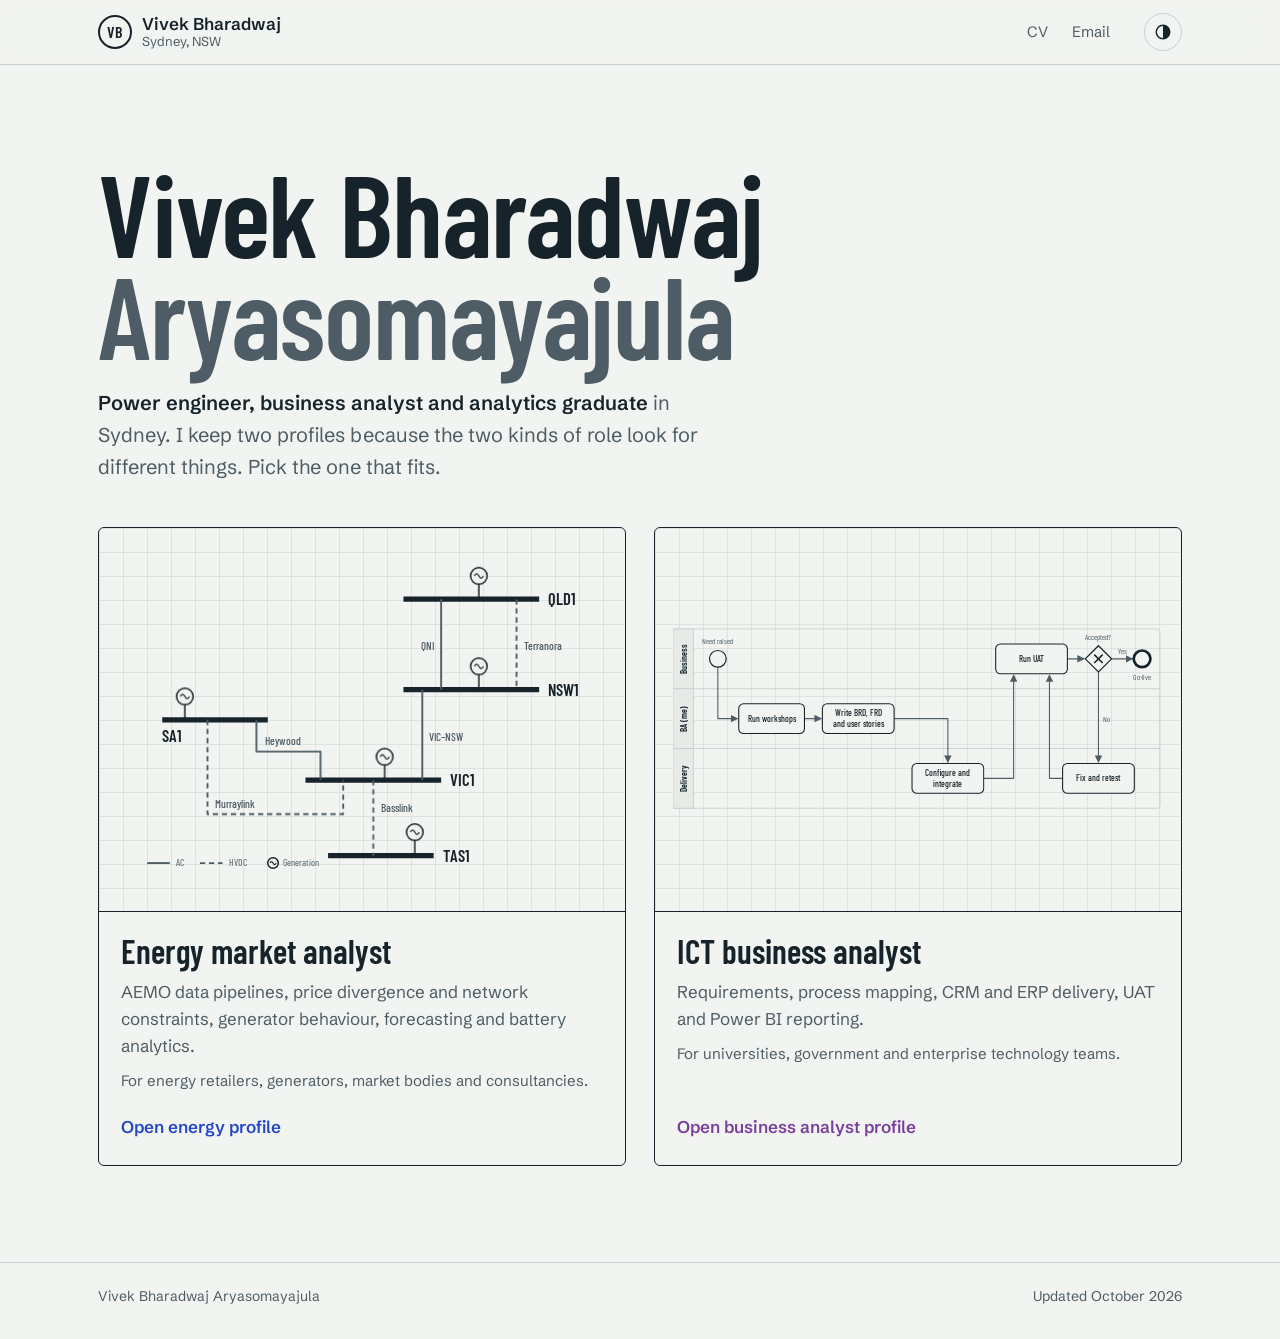
<file: index.html>
<!doctype html>
<html lang="en-AU">
<head>
<meta charset="utf-8">
<meta name="viewport" content="width=device-width, initial-scale=1">
<title>Vivek Bharadwaj | Energy market analyst and ICT business analyst</title>
<meta name="description" content="Two profiles for Vivek Bharadwaj Aryasomayajula in Sydney: energy market analyst working with AEMO NEM data, and ICT business analyst.">
<meta property="og:type" content="profile">
<meta property="og:title" content="Vivek Bharadwaj | Energy market analyst and ICT business analyst">
<meta property="og:description" content="Two profiles for Vivek Bharadwaj Aryasomayajula in Sydney: energy market analyst working with AEMO NEM data, and ICT business analyst.">
<meta property="og:url" content="https://vivekarya05.github.io/Vivek_Profile/">
<meta property="og:image" content="https://vivekarya05.github.io/Vivek_Profile/assets/og-index.png">
<meta name="twitter:card" content="summary_large_image">
<link rel="icon" href="assets/favicon.svg" type="image/svg+xml">
<link rel="preconnect" href="https://fonts.googleapis.com">
<link rel="preconnect" href="https://fonts.gstatic.com" crossorigin>
<link rel="stylesheet" href="https://fonts.googleapis.com/css2?family=Barlow+Condensed:wght@500;600&family=Schibsted+Grotesk:wght@400;500;600;700&display=swap">
<link rel="stylesheet" href="styles.css?v=2">
<script>try{var t=localStorage.getItem("theme");if(t)document.documentElement.dataset.theme=t;}catch(e){}</script>
</head>
<body class="page-gate">
<a class="skip" href="#main">Skip to content</a>
<header class="site-header">
  <div class="wrap">
    <a class="brand" href="index.html"><span class="brand-mark" aria-hidden="true">VB</span><span>Vivek Bharadwaj<small>Sydney, NSW</small></span></a>
    <nav class="nav" style="display:flex" aria-label="Links">
      <a href="assets/Vivek_Bharadwaj_CV.pdf" target="_blank" rel="noopener">CV</a>
      <a href="mailto:vivek.aryasomayajula@gmail.com">Email</a>
    </nav>
    <button class="icon-btn theme-btn" type="button" aria-label="Switch light or dark theme"><svg viewBox="0 0 20 20" aria-hidden="true"><circle cx="10" cy="10" r="7.5" fill="none" stroke="currentColor" stroke-width="1.6"/><path d="M10 2.5a7.5 7.5 0 0 1 0 15z" fill="currentColor"/></svg></button>
  </div>
</header>
<main id="main" class="wrap">
  <section class="gate-hero">
    <h1 class="name"><span>Vivek Bharadwaj</span><span>Aryasomayajula</span></h1>
    <p class="intro"><strong>Power engineer, business analyst and analytics graduate</strong> in Sydney. I keep two profiles because the two kinds of role look for different things. Pick the one that fits.</p>
  </section>
  <div class="doors">
    <article class="door energy">
      <div class="diagram-canvas" aria-hidden="true"><svg class="sld" viewBox="0 0 650 440" role="img" aria-label="Single-line diagram of the National Electricity Market: five regions joined by six interconnectors">
    <path class="bus draw" pathLength="1" style="--d:0ms" d="M380 60H560"/><path class="bus draw" pathLength="1" style="--d:120ms" d="M380 180H560"/><path class="bus draw" pathLength="1" style="--d:240ms" d="M250 300H430"/><path class="bus draw" pathLength="1" style="--d:360ms" d="M60 220H200"/><path class="bus draw" pathLength="1" style="--d:480ms" d="M280 400H420"/>
    <g class="appear" style="--d:700ms">
      <path class="stub" d="M480 60V40"/>
      <circle class="gen" cx="480" cy="29" r="11"/>
      <path class="gen-wave" d="M474 29q3 -6 6 0t6 0"/>
    </g><g class="appear" style="--d:760ms">
      <path class="stub" d="M480 180V160"/>
      <circle class="gen" cx="480" cy="149" r="11"/>
      <path class="gen-wave" d="M474 149q3 -6 6 0t6 0"/>
    </g><g class="appear" style="--d:820ms">
      <path class="stub" d="M355 300V280"/>
      <circle class="gen" cx="355" cy="269" r="11"/>
      <path class="gen-wave" d="M349 269q3 -6 6 0t6 0"/>
    </g><g class="appear" style="--d:880ms">
      <path class="stub" d="M90 220V200"/>
      <circle class="gen" cx="90" cy="189" r="11"/>
      <path class="gen-wave" d="M84 189q3 -6 6 0t6 0"/>
    </g><g class="appear" style="--d:940ms">
      <path class="stub" d="M395 400V380"/>
      <circle class="gen" cx="395" cy="369" r="11"/>
      <path class="gen-wave" d="M389 369q3 -6 6 0t6 0"/>
    </g>
    <g class="link">
      <path class="hit" d="M430 60V180"/>
      <path class="ic draw" pathLength="1" style="--d:520ms" d="M430 60V180"/>
      <text class="svg-label appear" style="--d:920ms" x="420" y="128" text-anchor="end">QNI</text>
    </g>
    <g class="link">
      <path class="hit" d="M530 60V180"/>
      <path class="ic dc appear"  style="--d:560ms" d="M530 60V180"/>
      <text class="svg-label appear" style="--d:960ms" x="540" y="128" text-anchor="start">Terranora</text>
    </g>
    <g class="link">
      <path class="hit" d="M405 180V300"/>
      <path class="ic draw" pathLength="1" style="--d:620ms" d="M405 180V300"/>
      <text class="svg-label appear" style="--d:1020ms" x="414" y="248" text-anchor="start">VIC–NSW</text>
    </g>
    <g class="link">
      <path class="hit" d="M185 220V262H270V300"/>
      <path class="ic draw" pathLength="1" style="--d:680ms" d="M185 220V262H270V300"/>
      <text class="svg-label appear" style="--d:1080ms" x="196" y="254" text-anchor="start">Heywood</text>
    </g>
    <g class="link">
      <path class="hit" d="M120 220V345H300V300"/>
      <path class="ic dc appear"  style="--d:740ms" d="M120 220V345H300V300"/>
      <text class="svg-label appear" style="--d:1140ms" x="130" y="337" text-anchor="start">Murraylink</text>
    </g>
    <g class="link">
      <path class="hit" d="M340 300V400"/>
      <path class="ic dc appear"  style="--d:800ms" d="M340 300V400"/>
      <text class="svg-label appear" style="--d:1200ms" x="350" y="342" text-anchor="start">Basslink</text>
    </g>
    <g class="region-label appear" style="--d:900ms"><text class="svg-region" x="572" y="68" text-anchor="start">QLD1</text></g>
    <g class="region-label appear" style="--d:940ms"><text class="svg-region" x="572" y="188" text-anchor="start">NSW1</text></g>
    <g class="region-label appear" style="--d:980ms"><text class="svg-region" x="442" y="308" text-anchor="start">VIC1</text></g>
    <g class="region-label appear" style="--d:1020ms"><text class="svg-region" x="60" y="250" text-anchor="start">SA1</text></g>
    <g class="region-label appear" style="--d:1060ms"><text class="svg-region" x="432" y="408" text-anchor="start">TAS1</text></g>
    <g class="appear" style="--d:1150ms" aria-hidden="true">
      <path class="ic" d="M40 410H70"/><text class="svg-small" x="78" y="414">AC</text>
      <path class="ic dc" d="M110 410H140"/><text class="svg-small" x="148" y="414">HVDC</text>
      <circle class="gen" cx="207" cy="410" r="7"/><path class="gen-wave" d="M203 410q2 -4 4 0t4 0"/><text class="svg-small" x="220" y="414">Generation</text>
    </g>
  </svg></div>
      <div class="door-body">
        <h2><a href="energy-analyst.html">Energy market analyst</a></h2>
        <p>AEMO data pipelines, price divergence and network constraints, generator behaviour, forecasting and battery analytics.</p>
        <p class="for">For energy retailers, generators, market bodies and consultancies.</p>
        <span class="go" aria-hidden="true">Open energy profile</span>
      </div>
    </article>
    <article class="door ict">
      <div class="diagram-canvas" aria-hidden="true"><svg class="bpmn" viewBox="0 0 820 322" role="img" aria-label="BPMN process: from a business need to go-live, across business, business analyst and delivery lanes">
    <defs><marker id="ah-s" viewBox="0 0 10 10" refX="9" refY="5" markerWidth="7" markerHeight="7" orient="auto-start-reverse"><path class="arrow" d="M0 0L10 5L0 10z"/></marker></defs>
    <rect class="lane" x="0" y="10" width="815" height="300" rx="4"/>
    <rect class="lane-head" x="0" y="10" width="34" height="100"/><rect class="lane-head" x="0" y="110" width="34" height="100"/><rect class="lane-head" x="0" y="210" width="34" height="100"/>
    <path class="lane" d="M34 110H815M34 210H815"/>
    <text class="lane-name" transform="translate(23 60) rotate(-90)" text-anchor="middle">Business</text>
    <text class="lane-name" transform="translate(23 160) rotate(-90)" text-anchor="middle">BA (me)</text>
    <text class="lane-name" transform="translate(23 260) rotate(-90)" text-anchor="middle">Delivery</text>

    <path class="flow draw" pathLength="1" style="--d:200ms" d="M75 74V160H108" marker-end="url(#ah-s)"/>
    <path class="flow draw" pathLength="1" style="--d:450ms" d="M220 160H248" marker-end="url(#ah-s)"/>
    <path class="flow draw" pathLength="1" style="--d:650ms" d="M370 160H460V233" marker-end="url(#ah-s)"/>
    <path class="flow draw" pathLength="1" style="--d:850ms" d="M520 260H570V87" marker-end="url(#ah-s)"/>
    <path class="flow draw" pathLength="1" style="--d:1050ms" d="M660 60H688" marker-end="url(#ah-s)"/>
    <path class="flow draw" pathLength="1" style="--d:1200ms" d="M734 60H769" marker-end="url(#ah-s)"/>
    <path class="flow draw" pathLength="1" style="--d:1200ms" d="M712 82V233" marker-end="url(#ah-s)"/>
    <path class="flow draw" pathLength="1" style="--d:1400ms" d="M652 260H630V87" marker-end="url(#ah-s)"/>
    <text class="svg-small appear" style="--d:1300ms" x="744" y="52">Yes</text>
    <text class="svg-small appear" style="--d:1300ms" x="719" y="165">No</text>

    <g class="step"><g class="appear" style="--d:0ms"><circle class="event" cx="75" cy="60" r="14"/><text class="svg-small" x="75" y="36" text-anchor="middle">Need raised</text></g></g>
    <g class="step"><g class="appear" style="--d:350ms"><rect class="task" x="110" y="135" width="110" height="50" rx="8"/><text class="task-text" x="165.0" y="165">Run workshops</text></g></g>
    <g class="step"><g class="appear" style="--d:550ms"><rect class="task" x="250" y="135" width="120" height="50" rx="8"/><text class="task-text" x="310.0" y="156">Write BRD, FRD</text><text class="task-text" x="310.0" y="174">and user stories</text></g></g>
    <g class="step"><g class="appear" style="--d:750ms"><rect class="task" x="400" y="235" width="120" height="50" rx="8"/><text class="task-text" x="460.0" y="256">Configure and</text><text class="task-text" x="460.0" y="274">integrate</text></g></g>
    <g class="step"><g class="appear" style="--d:950ms"><rect class="task" x="540" y="35" width="120" height="50" rx="8"/><text class="task-text" x="600.0" y="65">Run UAT</text></g></g>
    <g class="step"><g class="appear" style="--d:1100ms"><path class="gateway" d="M712 38L734 60L712 82L690 60z"/><path class="gx" d="M705 53l14 14M719 53l-14 14"/><text class="svg-small" x="712" y="29" text-anchor="middle">Accepted?</text></g></g>
    <g class="step"><g class="appear" style="--d:1300ms"><rect class="task" x="652" y="235" width="120" height="50" rx="8"/><text class="task-text" x="712.0" y="265">Fix and retest</text></g></g>
    <g class="step"><g class="appear" style="--d:1400ms"><circle class="event end" cx="785" cy="60" r="14"/><text class="svg-small" x="785" y="96" text-anchor="middle">Go-live</text></g></g>
  </svg></div>
      <div class="door-body">
        <h2><a href="ict-business-analyst.html">ICT business analyst</a></h2>
        <p>Requirements, process mapping, CRM and ERP delivery, UAT and Power BI reporting.</p>
        <p class="for">For universities, government and enterprise technology teams.</p>
        <span class="go" aria-hidden="true">Open business analyst profile</span>
      </div>
    </article>
  </div>
</main>

<footer class="site-footer"><div class="wrap"><span>Vivek Bharadwaj Aryasomayajula</span><span>Updated October 2026</span></div></footer>
<script src="app.js?v=2" defer></script>
</body>
</html>
</file>
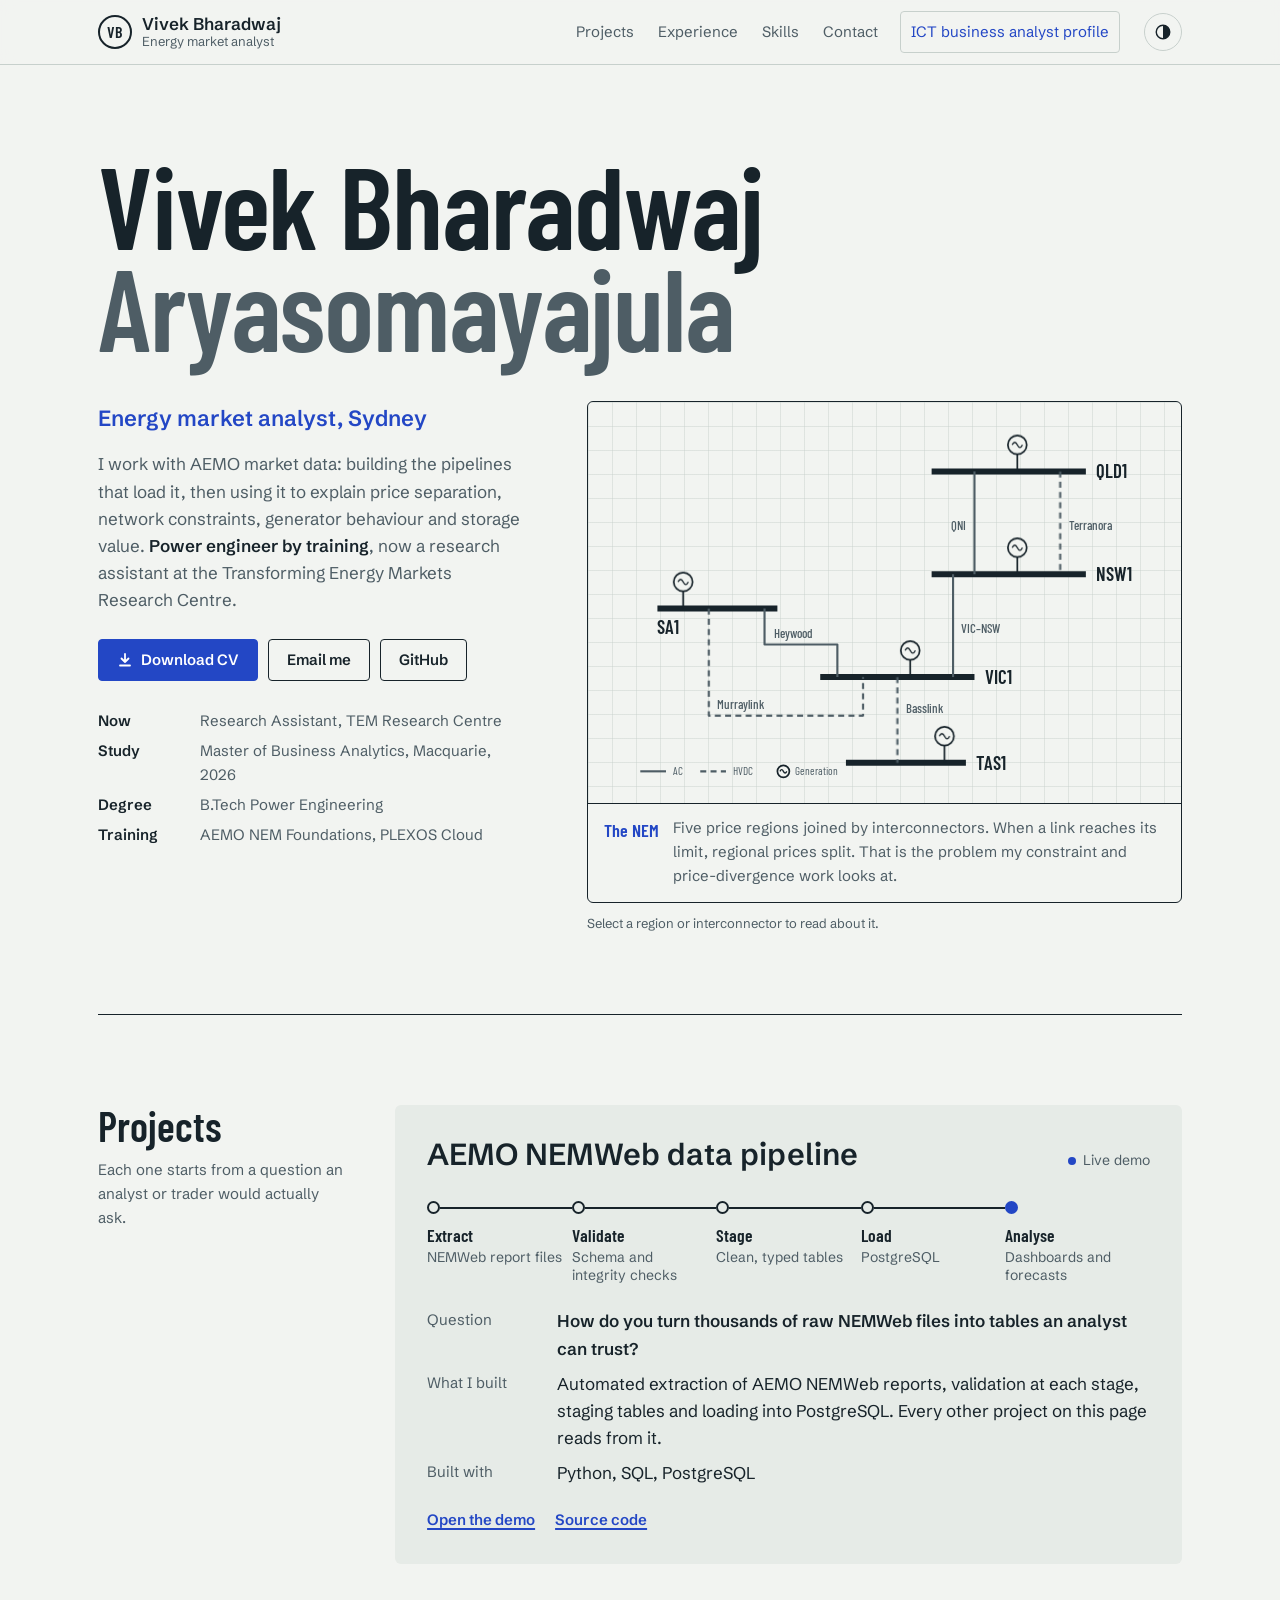
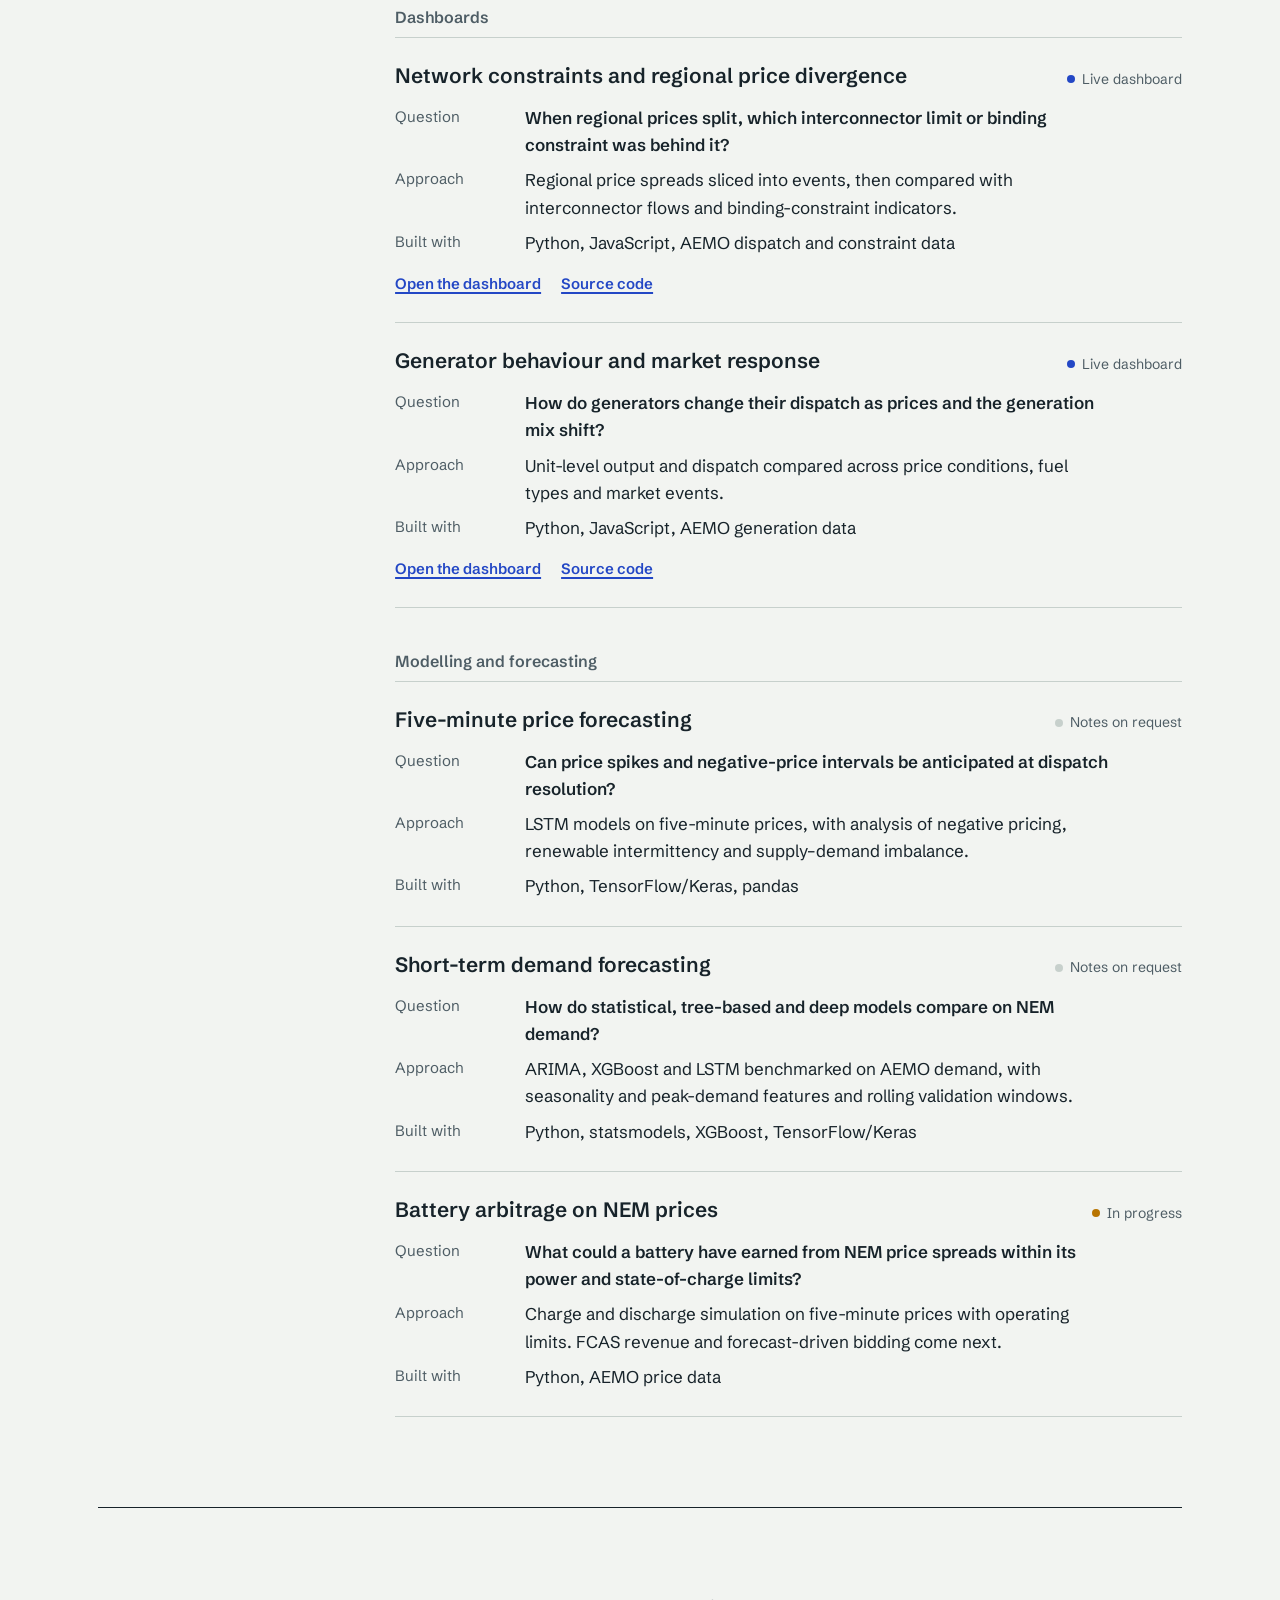
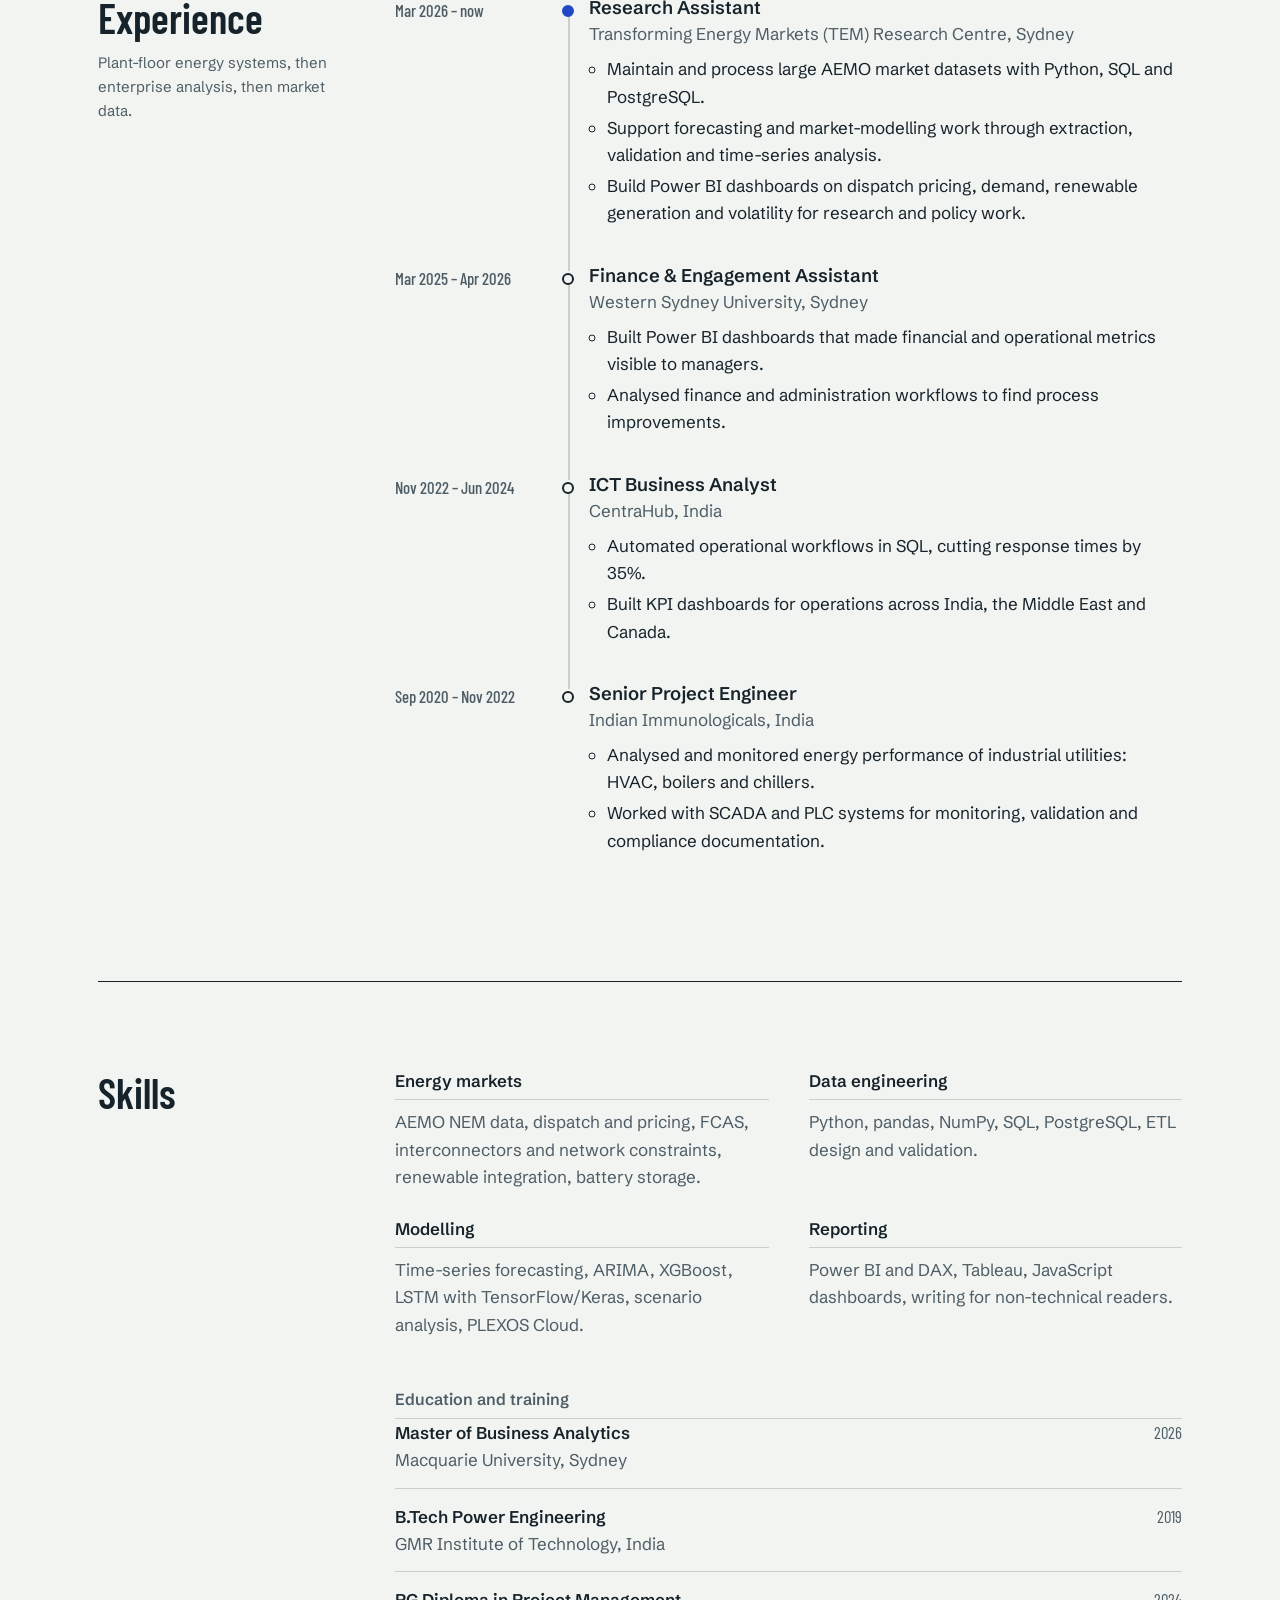
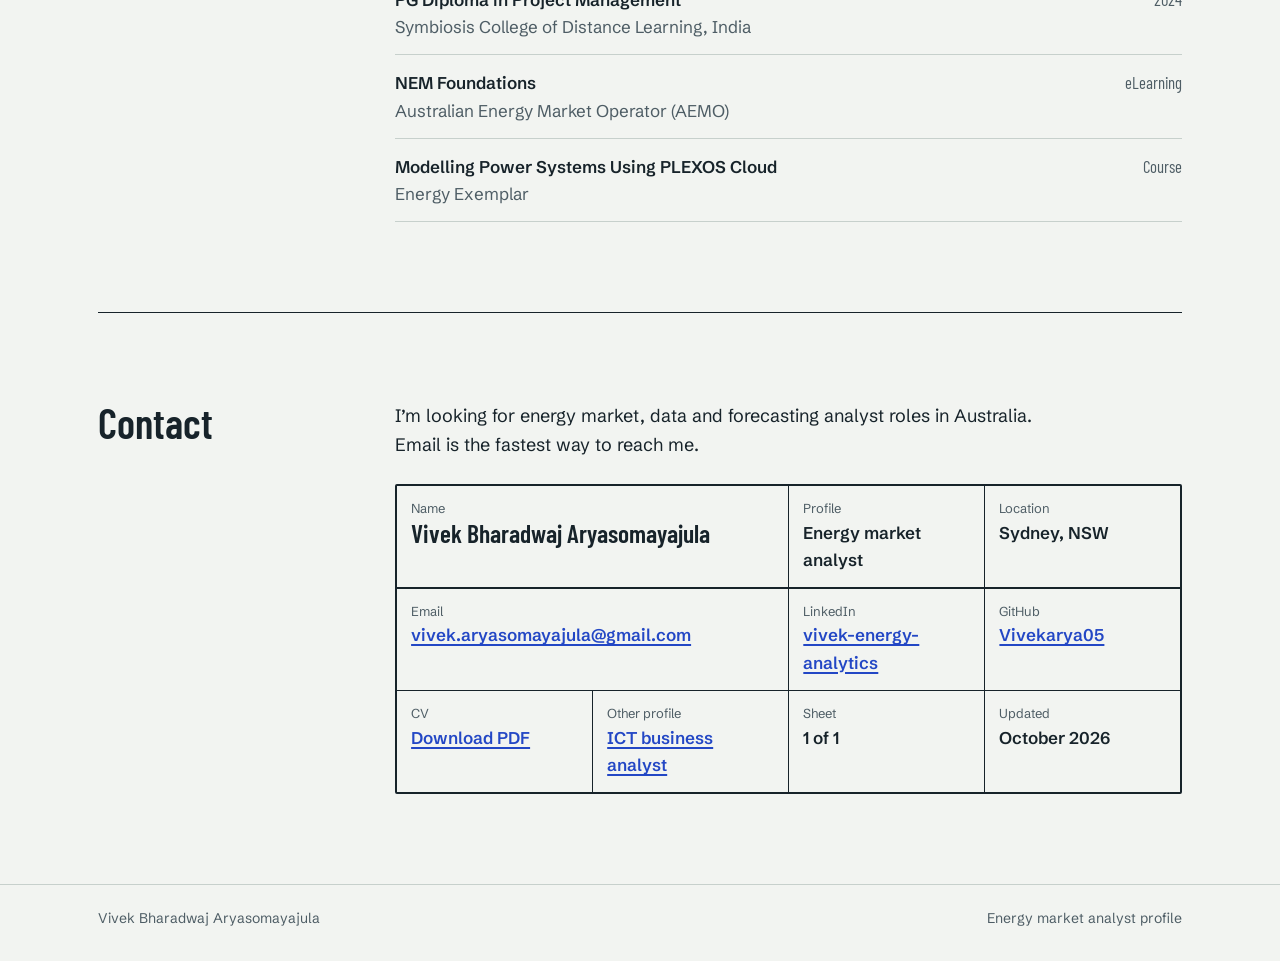
<file: energy-analyst.html>
<!doctype html>
<html lang="en-AU">
<head>
<meta charset="utf-8">
<meta name="viewport" content="width=device-width, initial-scale=1">
<title>Vivek Bharadwaj | Energy market analyst</title>
<meta name="description" content="Energy market analyst in Sydney working with AEMO NEM data: ETL pipelines, price divergence and constraints, generator behaviour, forecasting and battery analytics.">
<meta property="og:type" content="profile">
<meta property="og:title" content="Vivek Bharadwaj | Energy market analyst">
<meta property="og:description" content="Energy market analyst in Sydney working with AEMO NEM data: ETL pipelines, price divergence and constraints, generator behaviour, forecasting and battery analytics.">
<meta property="og:url" content="https://vivekarya05.github.io/Vivek_Profile/energy-analyst.html">
<meta property="og:image" content="https://vivekarya05.github.io/Vivek_Profile/assets/og-energy.png">
<meta name="twitter:card" content="summary_large_image">
<link rel="icon" href="assets/favicon.svg" type="image/svg+xml">
<link rel="preconnect" href="https://fonts.googleapis.com">
<link rel="preconnect" href="https://fonts.gstatic.com" crossorigin>
<link rel="stylesheet" href="https://fonts.googleapis.com/css2?family=Barlow+Condensed:wght@500;600&family=Schibsted+Grotesk:wght@400;500;600;700&display=swap">
<link rel="stylesheet" href="styles.css?v=2">
<script>try{var t=localStorage.getItem("theme");if(t)document.documentElement.dataset.theme=t;}catch(e){}</script>
</head>
<body class="page-energy">

<a class="skip" href="#main">Skip to content</a>
<header class="site-header">
  <div class="wrap">
    <a class="brand" href="index.html" aria-label="Vivek Bharadwaj, choose a profile">
      <span class="brand-mark" aria-hidden="true">VB</span>
      <span>Vivek Bharadwaj<small>Energy market analyst</small></span>
    </a>
    <button class="icon-btn menu-btn" type="button" aria-expanded="false" aria-controls="nav" aria-label="Menu"><svg viewBox="0 0 20 20" aria-hidden="true"><path d="M3 6h14M3 10h14M3 14h14" stroke="currentColor" stroke-width="1.8" stroke-linecap="round"/></svg></button>
    <nav class="nav" id="nav" aria-label="Sections">
      <a href="#projects">Projects</a><a href="#experience">Experience</a><a href="#skills">Skills</a><a href="#contact">Contact</a>
      <a class="nav-switch" href="ict-business-analyst.html">ICT business analyst profile</a>
    </nav>
    <button class="icon-btn theme-btn" type="button" aria-label="Switch light or dark theme"><svg viewBox="0 0 20 20" aria-hidden="true"><circle cx="10" cy="10" r="7.5" fill="none" stroke="currentColor" stroke-width="1.6"/><path d="M10 2.5a7.5 7.5 0 0 1 0 15z" fill="currentColor"/></svg></button>
  </div>
</header>
<main id="main" class="wrap">
  <section class="hero" aria-labelledby="name">
    <h1 class="name" id="name"><span>Vivek Bharadwaj</span><span>Aryasomayajula</span></h1>
    <div class="hero-grid">
      <div>
        <p class="role">Energy market analyst, Sydney</p>
        <p class="lead">I work with AEMO market data: building the pipelines that load it, then using it to explain price separation, network constraints, generator behaviour and storage value. <strong>Power engineer by training</strong>, now a research assistant at the Transforming Energy Markets Research Centre.</p>
        <div class="actions">
          <a class="btn btn-primary" href="assets/Vivek_Bharadwaj_CV.pdf" target="_blank" rel="noopener"><svg viewBox="0 0 16 16" aria-hidden="true"><path d="M8 2v8m-3.5-3.5L8 10l3.5-3.5M3 13.5h10" fill="none" stroke="currentColor" stroke-width="1.8" stroke-linecap="round" stroke-linejoin="round"/></svg>Download CV</a>
          <a class="btn" href="mailto:vivek.aryasomayajula@gmail.com">Email me</a>
          <a class="btn" href="https://github.com/Vivekarya05" target="_blank" rel="noopener">GitHub</a>
        </div>
        <ul class="facts"><li><b>Now</b><span>Research Assistant, TEM Research Centre</span></li><li><b>Study</b><span>Master of Business Analytics, Macquarie, 2026</span></li><li><b>Degree</b><span>B.Tech Power Engineering</span></li><li><b>Training</b><span>AEMO NEM Foundations, PLEXOS Cloud</span></li></ul>
      </div>
      <div><figure class="diagram" data-diagram>
      <div class="diagram-canvas"><svg class="sld" viewBox="0 0 650 440" role="group" aria-label="Single-line diagram of the National Electricity Market: five regions joined by six interconnectors">
    <path class="bus draw" pathLength="1" style="--d:0ms" d="M380 60H560"/><path class="bus draw" pathLength="1" style="--d:120ms" d="M380 180H560"/><path class="bus draw" pathLength="1" style="--d:240ms" d="M250 300H430"/><path class="bus draw" pathLength="1" style="--d:360ms" d="M60 220H200"/><path class="bus draw" pathLength="1" style="--d:480ms" d="M280 400H420"/>
    <g class="appear" style="--d:700ms">
      <path class="stub" d="M480 60V40"/>
      <circle class="gen" cx="480" cy="29" r="11"/>
      <path class="gen-wave" d="M474 29q3 -6 6 0t6 0"/>
    </g><g class="appear" style="--d:760ms">
      <path class="stub" d="M480 180V160"/>
      <circle class="gen" cx="480" cy="149" r="11"/>
      <path class="gen-wave" d="M474 149q3 -6 6 0t6 0"/>
    </g><g class="appear" style="--d:820ms">
      <path class="stub" d="M355 300V280"/>
      <circle class="gen" cx="355" cy="269" r="11"/>
      <path class="gen-wave" d="M349 269q3 -6 6 0t6 0"/>
    </g><g class="appear" style="--d:880ms">
      <path class="stub" d="M90 220V200"/>
      <circle class="gen" cx="90" cy="189" r="11"/>
      <path class="gen-wave" d="M84 189q3 -6 6 0t6 0"/>
    </g><g class="appear" style="--d:940ms">
      <path class="stub" d="M395 400V380"/>
      <circle class="gen" cx="395" cy="369" r="11"/>
      <path class="gen-wave" d="M389 369q3 -6 6 0t6 0"/>
    </g>
    <g class="link" tabindex="0" role="button" data-title="QNI" data-text="Queensland–NSW Interconnector, the main AC link between QLD1 and NSW1." aria-label="QNI: Queensland–NSW Interconnector, the main AC link between QLD1 and NSW1.">
      <path class="hit" d="M430 60V180"/>
      <path class="ic draw" pathLength="1" style="--d:520ms" d="M430 60V180"/>
      <text class="svg-label appear" style="--d:920ms" x="420" y="128" text-anchor="end">QNI</text>
    </g>
    <g class="link" tabindex="0" role="button" data-title="Terranora" data-text="Also called Directlink. A smaller HVDC link between QLD1 and NSW1." aria-label="Terranora: Also called Directlink. A smaller HVDC link between QLD1 and NSW1.">
      <path class="hit" d="M530 60V180"/>
      <path class="ic dc appear"  style="--d:560ms" d="M530 60V180"/>
      <text class="svg-label appear" style="--d:960ms" x="540" y="128" text-anchor="start">Terranora</text>
    </g>
    <g class="link" tabindex="0" role="button" data-title="VIC–NSW" data-text="The AC interconnector between VIC1 and NSW1. Its limits shape north–south flows on the mainland." aria-label="VIC–NSW: The AC interconnector between VIC1 and NSW1. Its limits shape north–south flows on the mainland.">
      <path class="hit" d="M405 180V300"/>
      <path class="ic draw" pathLength="1" style="--d:620ms" d="M405 180V300"/>
      <text class="svg-label appear" style="--d:1020ms" x="414" y="248" text-anchor="start">VIC–NSW</text>
    </g>
    <g class="link" tabindex="0" role="button" data-title="Heywood" data-text="The AC interconnector between VIC1 and SA1." aria-label="Heywood: The AC interconnector between VIC1 and SA1.">
      <path class="hit" d="M185 220V262H270V300"/>
      <path class="ic draw" pathLength="1" style="--d:680ms" d="M185 220V262H270V300"/>
      <text class="svg-label appear" style="--d:1080ms" x="196" y="254" text-anchor="start">Heywood</text>
    </g>
    <g class="link" tabindex="0" role="button" data-title="Murraylink" data-text="An HVDC link between VIC1 and SA1 that runs alongside Heywood." aria-label="Murraylink: An HVDC link between VIC1 and SA1 that runs alongside Heywood.">
      <path class="hit" d="M120 220V345H300V300"/>
      <path class="ic dc appear"  style="--d:740ms" d="M120 220V345H300V300"/>
      <text class="svg-label appear" style="--d:1140ms" x="130" y="337" text-anchor="start">Murraylink</text>
    </g>
    <g class="link" tabindex="0" role="button" data-title="Basslink" data-text="The HVDC undersea cable across Bass Strait between VIC1 and TAS1." aria-label="Basslink: The HVDC undersea cable across Bass Strait between VIC1 and TAS1.">
      <path class="hit" d="M340 300V400"/>
      <path class="ic dc appear"  style="--d:800ms" d="M340 300V400"/>
      <text class="svg-label appear" style="--d:1200ms" x="350" y="342" text-anchor="start">Basslink</text>
    </g>
    <g class="region-label appear" tabindex="0" role="button" data-title="QLD1" data-text="Queensland. Linked to NSW1 by two interconnectors, QNI and Terranora." aria-label="QLD1: Queensland. Linked to NSW1 by two interconnectors, QNI and Terranora." style="--d:900ms"><text class="svg-region" x="572" y="68" text-anchor="start">QLD1</text></g>
    <g class="region-label appear" tabindex="0" role="button" data-title="NSW1" data-text="New South Wales. Sits between QLD1 and VIC1, so flows in both directions pass through it." aria-label="NSW1: New South Wales. Sits between QLD1 and VIC1, so flows in both directions pass through it." style="--d:940ms"><text class="svg-region" x="572" y="188" text-anchor="start">NSW1</text></g>
    <g class="region-label appear" tabindex="0" role="button" data-title="VIC1" data-text="Victoria. The only region connected to three others: NSW1, SA1 and TAS1." aria-label="VIC1: Victoria. The only region connected to three others: NSW1, SA1 and TAS1." style="--d:980ms"><text class="svg-region" x="442" y="308" text-anchor="start">VIC1</text></g>
    <g class="region-label appear" tabindex="0" role="button" data-title="SA1" data-text="South Australia. A high wind and solar share means its price often separates from VIC1 when Heywood or Murraylink is constrained." aria-label="SA1: South Australia. A high wind and solar share means its price often separates from VIC1 when Heywood or Murraylink is constrained." style="--d:1020ms"><text class="svg-region" x="60" y="250" text-anchor="start">SA1</text></g>
    <g class="region-label appear" tabindex="0" role="button" data-title="TAS1" data-text="Tasmania. Mostly hydro; Basslink is its only electrical link to the mainland." aria-label="TAS1: Tasmania. Mostly hydro; Basslink is its only electrical link to the mainland." style="--d:1060ms"><text class="svg-region" x="432" y="408" text-anchor="start">TAS1</text></g>
    <g class="appear" style="--d:1150ms" aria-hidden="true">
      <path class="ic" d="M40 410H70"/><text class="svg-small" x="78" y="414">AC</text>
      <path class="ic dc" d="M110 410H140"/><text class="svg-small" x="148" y="414">HVDC</text>
      <circle class="gen" cx="207" cy="410" r="7"/><path class="gen-wave" d="M203 410q2 -4 4 0t4 0"/><text class="svg-small" x="220" y="414">Generation</text>
    </g>
  </svg></div>
      <figcaption aria-live="polite" data-default-title="The NEM" data-default-text="Five price regions joined by interconnectors. When a link reaches its limit, regional prices split. That is the problem my constraint and price-divergence work looks at.">
        <span class="cap-title">The NEM</span><span class="cap-text">Five price regions joined by interconnectors. When a link reaches its limit, regional prices split. That is the problem my constraint and price-divergence work looks at.</span>
      </figcaption>
    </figure>
    <p class="diagram-hint">Select a region or interconnector to read about it.</p></div>
    </div>
  </section>

  <section class="sheet" id="projects" aria-labelledby="projects-h">
    <div class="sheet-head"><h2 id="projects-h">Projects</h2><p>Each one starts from a question an analyst or trader would actually ask.</p></div>
    <div>
      <article class="lead-project">
        <div class="project-top" style="margin:0"><h3>AEMO NEMWeb data pipeline</h3><span class="status live">Live demo</span></div>
        <ol class="pipeline" aria-label="Pipeline stages">
          <li><b>Extract</b>NEMWeb report files</li>
          <li><b>Validate</b>Schema and integrity checks</li>
          <li><b>Stage</b>Clean, typed tables</li>
          <li><b>Load</b>PostgreSQL</li>
          <li><b>Analyse</b>Dashboards and forecasts</li>
        </ol>
        <dl class="spec">
          <dt>Question</dt><dd class="question">How do you turn thousands of raw NEMWeb files into tables an analyst can trust?</dd>
          <dt>What I built</dt><dd>Automated extraction of AEMO NEMWeb reports, validation at each stage, staging tables and loading into PostgreSQL. Every other project on this page reads from it.</dd>
          <dt>Built with</dt><dd>Python, SQL, PostgreSQL</dd>
        </dl>
        <div class="links" style="margin:0"><a href="https://vivekarya05.github.io/nemweb-etl-pipeline/" target="_blank" rel="noopener">Open the demo</a><a href="https://github.com/Vivekarya05/nemweb-etl-pipeline" target="_blank" rel="noopener">Source code</a></div>
      </article>
      <h3 class="group-title" style="margin-top:44px">Dashboards</h3>
      <article class="project">
        <div class="project-top"><h3>Network constraints and regional price divergence</h3><span class="status live">Live dashboard</span></div>
        <dl class="spec"><dt>Question</dt><dd class="question">When regional prices split, which interconnector limit or binding constraint was behind it?</dd><dt>Approach</dt><dd>Regional price spreads sliced into events, then compared with interconnector flows and binding-constraint indicators.</dd><dt>Built with</dt><dd>Python, JavaScript, AEMO dispatch and constraint data</dd></dl>
        <div class="links"><a href="https://vivekarya05.github.io/nem-network-constraints-price-divergence/" target="_blank" rel="noopener">Open the dashboard</a><a href="https://github.com/Vivekarya05/nem-network-constraints-price-divergence" target="_blank" rel="noopener">Source code</a></div>
      </article><article class="project">
        <div class="project-top"><h3>Generator behaviour and market response</h3><span class="status live">Live dashboard</span></div>
        <dl class="spec"><dt>Question</dt><dd class="question">How do generators change their dispatch as prices and the generation mix shift?</dd><dt>Approach</dt><dd>Unit-level output and dispatch compared across price conditions, fuel types and market events.</dd><dt>Built with</dt><dd>Python, JavaScript, AEMO generation data</dd></dl>
        <div class="links"><a href="https://vivekarya05.github.io/nem-generator-behaviour-market-response-intelligence/" target="_blank" rel="noopener">Open the dashboard</a><a href="https://github.com/Vivekarya05/nem-generator-behaviour-market-response-intelligence" target="_blank" rel="noopener">Source code</a></div>
      </article>
      <h3 class="group-title">Modelling and forecasting</h3>
      <article class="project">
        <div class="project-top"><h3>Five-minute price forecasting</h3><span class="status ">Notes on request</span></div>
        <dl class="spec"><dt>Question</dt><dd class="question">Can price spikes and negative-price intervals be anticipated at dispatch resolution?</dd><dt>Approach</dt><dd>LSTM models on five-minute prices, with analysis of negative pricing, renewable intermittency and supply–demand imbalance.</dd><dt>Built with</dt><dd>Python, TensorFlow/Keras, pandas</dd></dl>
        
      </article><article class="project">
        <div class="project-top"><h3>Short-term demand forecasting</h3><span class="status ">Notes on request</span></div>
        <dl class="spec"><dt>Question</dt><dd class="question">How do statistical, tree-based and deep models compare on NEM demand?</dd><dt>Approach</dt><dd>ARIMA, XGBoost and LSTM benchmarked on AEMO demand, with seasonality and peak-demand features and rolling validation windows.</dd><dt>Built with</dt><dd>Python, statsmodels, XGBoost, TensorFlow/Keras</dd></dl>
        
      </article><article class="project">
        <div class="project-top"><h3>Battery arbitrage on NEM prices</h3><span class="status wip">In progress</span></div>
        <dl class="spec"><dt>Question</dt><dd class="question">What could a battery have earned from NEM price spreads within its power and state-of-charge limits?</dd><dt>Approach</dt><dd>Charge and discharge simulation on five-minute prices with operating limits. FCAS revenue and forecast-driven bidding come next.</dd><dt>Built with</dt><dd>Python, AEMO price data</dd></dl>
        
      </article>
    </div>
  </section>

  <section class="sheet" id="experience" aria-labelledby="experience-h">
    <div class="sheet-head"><h2 id="experience-h">Experience</h2><p>Plant-floor energy systems, then enterprise analysis, then market data.</p></div>
    <div><ol class="timeline"><li><div class="when">Mar 2026 – now</div><div class="what"><h3>Research Assistant</h3><p class="org">Transforming Energy Markets (TEM) Research Centre, Sydney</p><ul><li>Maintain and process large AEMO market datasets with Python, SQL and PostgreSQL.</li><li>Support forecasting and market-modelling work through extraction, validation and time-series analysis.</li><li>Build Power BI dashboards on dispatch pricing, demand, renewable generation and volatility for research and policy work.</li></ul></div></li><li><div class="when">Mar 2025 – Apr 2026</div><div class="what"><h3>Finance & Engagement Assistant</h3><p class="org">Western Sydney University, Sydney</p><ul><li>Built Power BI dashboards that made financial and operational metrics visible to managers.</li><li>Analysed finance and administration workflows to find process improvements.</li></ul></div></li><li><div class="when">Nov 2022 – Jun 2024</div><div class="what"><h3>ICT Business Analyst</h3><p class="org">CentraHub, India</p><ul><li>Automated operational workflows in SQL, cutting response times by 35%.</li><li>Built KPI dashboards for operations across India, the Middle East and Canada.</li></ul></div></li><li><div class="when">Sep 2020 – Nov 2022</div><div class="what"><h3>Senior Project Engineer</h3><p class="org">Indian Immunologicals, India</p><ul><li>Analysed and monitored energy performance of industrial utilities: HVAC, boilers and chillers.</li><li>Worked with SCADA and PLC systems for monitoring, validation and compliance documentation.</li></ul></div></li></ol></div>
  </section>

  <section class="sheet" id="skills" aria-labelledby="skills-h">
    <div class="sheet-head"><h2 id="skills-h">Skills</h2></div>
    <div>
      <div class="skills"><div><h3>Energy markets</h3><p>AEMO NEM data, dispatch and pricing, FCAS, interconnectors and network constraints, renewable integration, battery storage.</p></div><div><h3>Data engineering</h3><p>Python, pandas, NumPy, SQL, PostgreSQL, ETL design and validation.</p></div><div><h3>Modelling</h3><p>Time-series forecasting, ARIMA, XGBoost, LSTM with TensorFlow/Keras, scenario analysis, PLEXOS Cloud.</p></div><div><h3>Reporting</h3><p>Power BI and DAX, Tableau, JavaScript dashboards, writing for non-technical readers.</p></div></div>
      <h3 class="group-title" style="margin-top:52px">Education and training</h3>
      <ul class="edu"><li><div><b>Master of Business Analytics</b><br><span>Macquarie University, Sydney</span></div><span class="yr">2026</span></li><li><div><b>B.Tech Power Engineering</b><br><span>GMR Institute of Technology, India</span></div><span class="yr">2019</span></li><li><div><b>PG Diploma in Project Management</b><br><span>Symbiosis College of Distance Learning, India</span></div><span class="yr">2024</span></li><li><div><b>NEM Foundations</b><br><span>Australian Energy Market Operator (AEMO)</span></div><span class="yr">eLearning</span></li><li><div><b>Modelling Power Systems Using PLEXOS Cloud</b><br><span>Energy Exemplar</span></div><span class="yr">Course</span></li></ul>
    </div>
  </section>

  <section class="sheet" id="contact" aria-labelledby="contact-h">
      <div class="sheet-head"><h2 id="contact-h">Contact</h2></div>
      <div>
        <p class="contact-intro">I’m looking for energy market, data and forecasting analyst roles in Australia. Email is the fastest way to reach me.</p>
        <div class="titleblock">
          <div class="wide name-cell"><span class="k">Name</span><span class="v">Vivek Bharadwaj Aryasomayajula</span></div>
          <div><span class="k">Profile</span><span class="v">Energy market analyst</span></div>
          <div><span class="k">Location</span><span class="v">Sydney, NSW</span></div>
          <div class="wide"><span class="k">Email</span><span class="v"><a href="mailto:vivek.aryasomayajula@gmail.com">vivek.aryasomayajula@gmail.com</a></span></div>
          <div><span class="k">LinkedIn</span><span class="v"><a href="https://linkedin.com/in/vivek-energy-analytics" target="_blank" rel="noopener">vivek-energy-analytics</a></span></div>
          <div><span class="k">GitHub</span><span class="v"><a href="https://github.com/Vivekarya05" target="_blank" rel="noopener">Vivekarya05</a></span></div>
          <div><span class="k">CV</span><span class="v"><a href="assets/Vivek_Bharadwaj_CV.pdf" target="_blank" rel="noopener">Download PDF</a></span></div>
          <div><span class="k">Other profile</span><span class="v"><a href="ict-business-analyst.html">ICT business analyst</a></span></div>
          <div><span class="k">Sheet</span><span class="v">1 of 1</span></div>
          <div><span class="k">Updated</span><span class="v">October 2026</span></div>
        </div>
      </div>
    </section>
</main>

<footer class="site-footer"><div class="wrap"><span>Vivek Bharadwaj Aryasomayajula</span><span>Energy market analyst profile</span></div></footer>
<script src="app.js?v=2" defer></script>
</body>
</html>
</file>
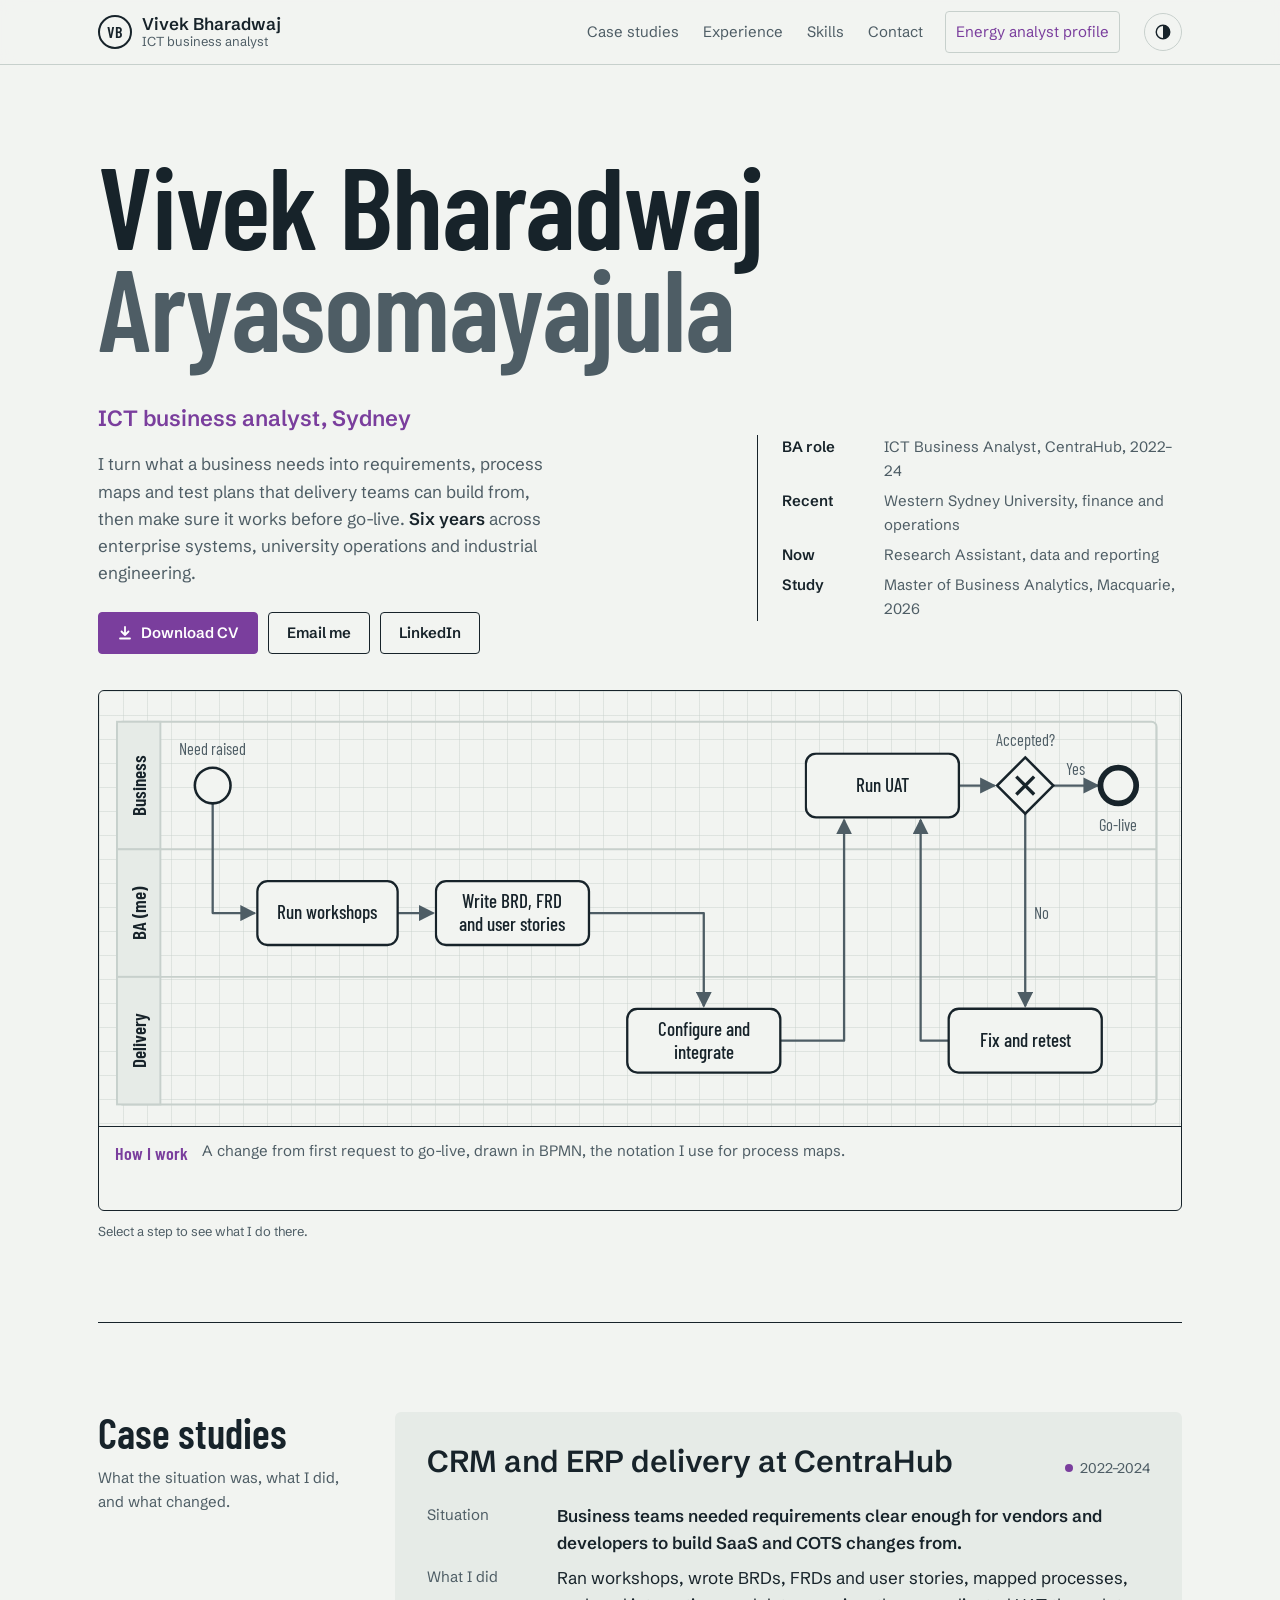
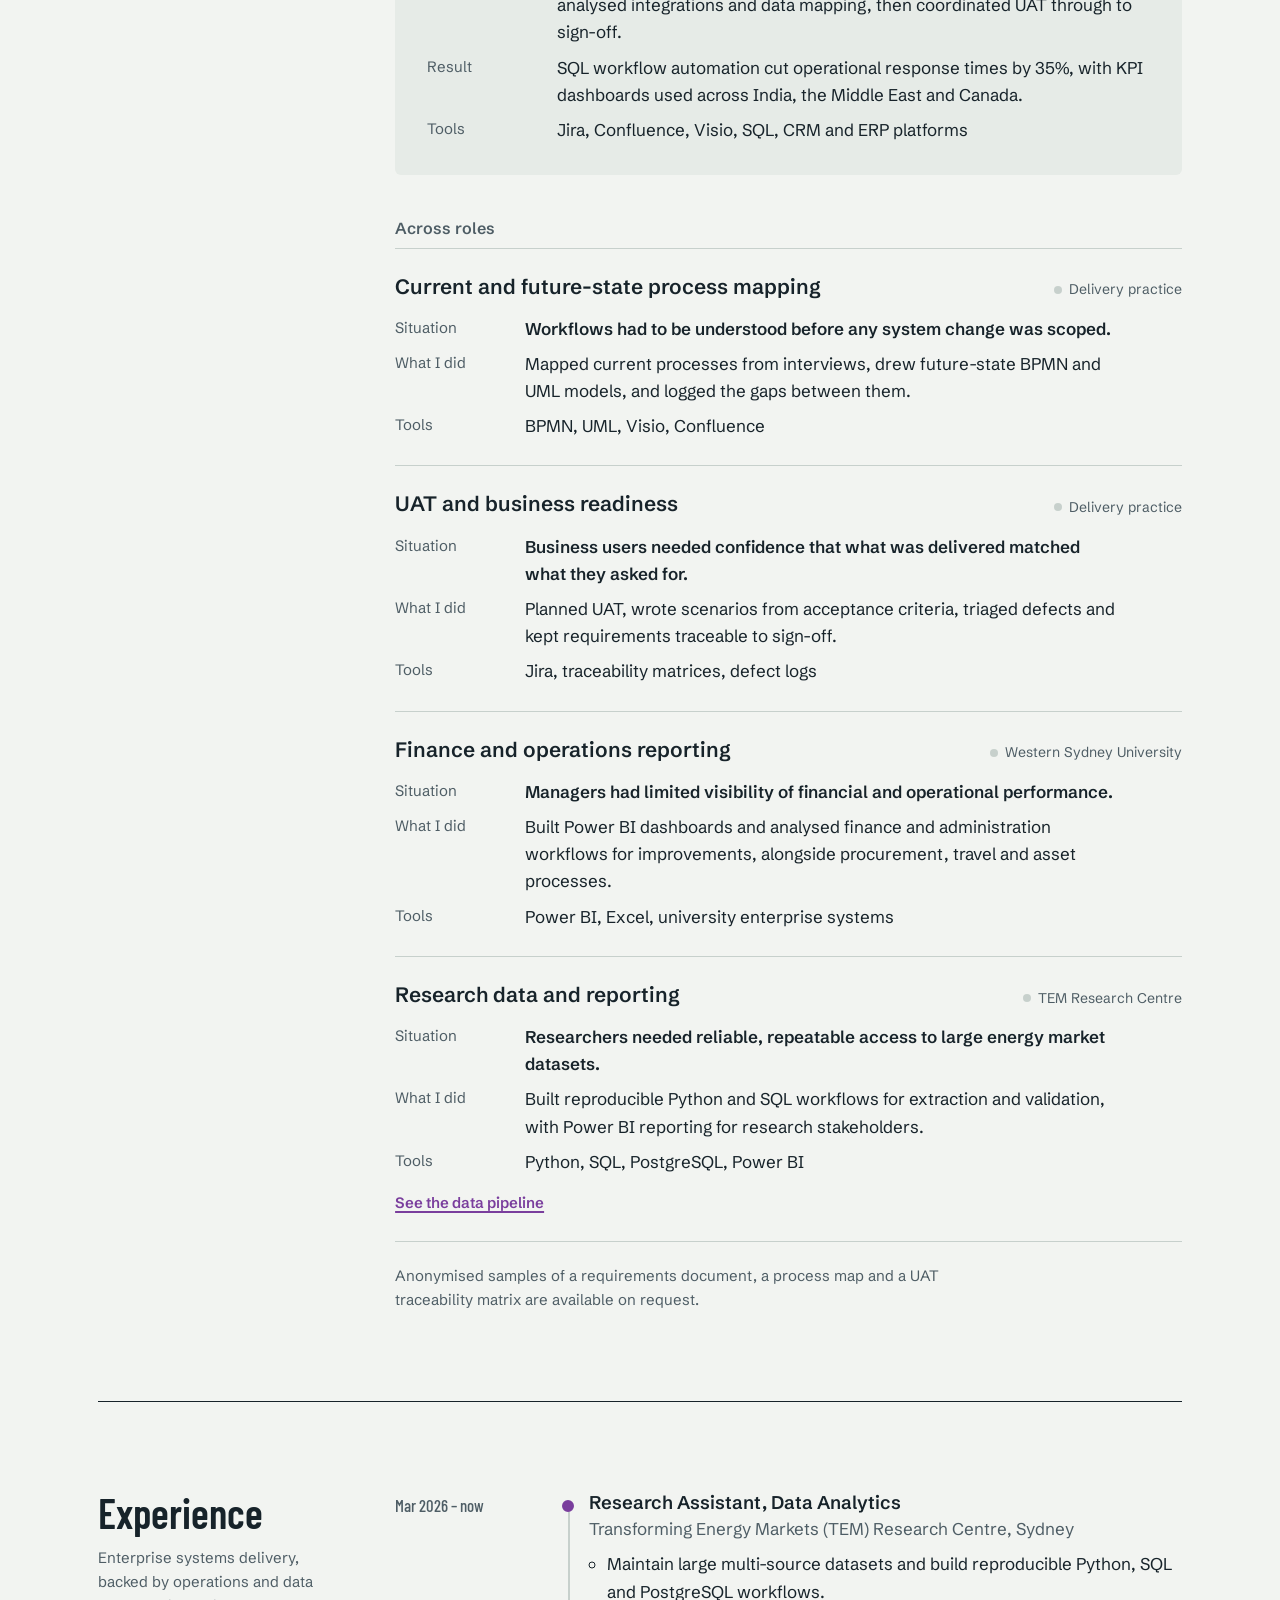
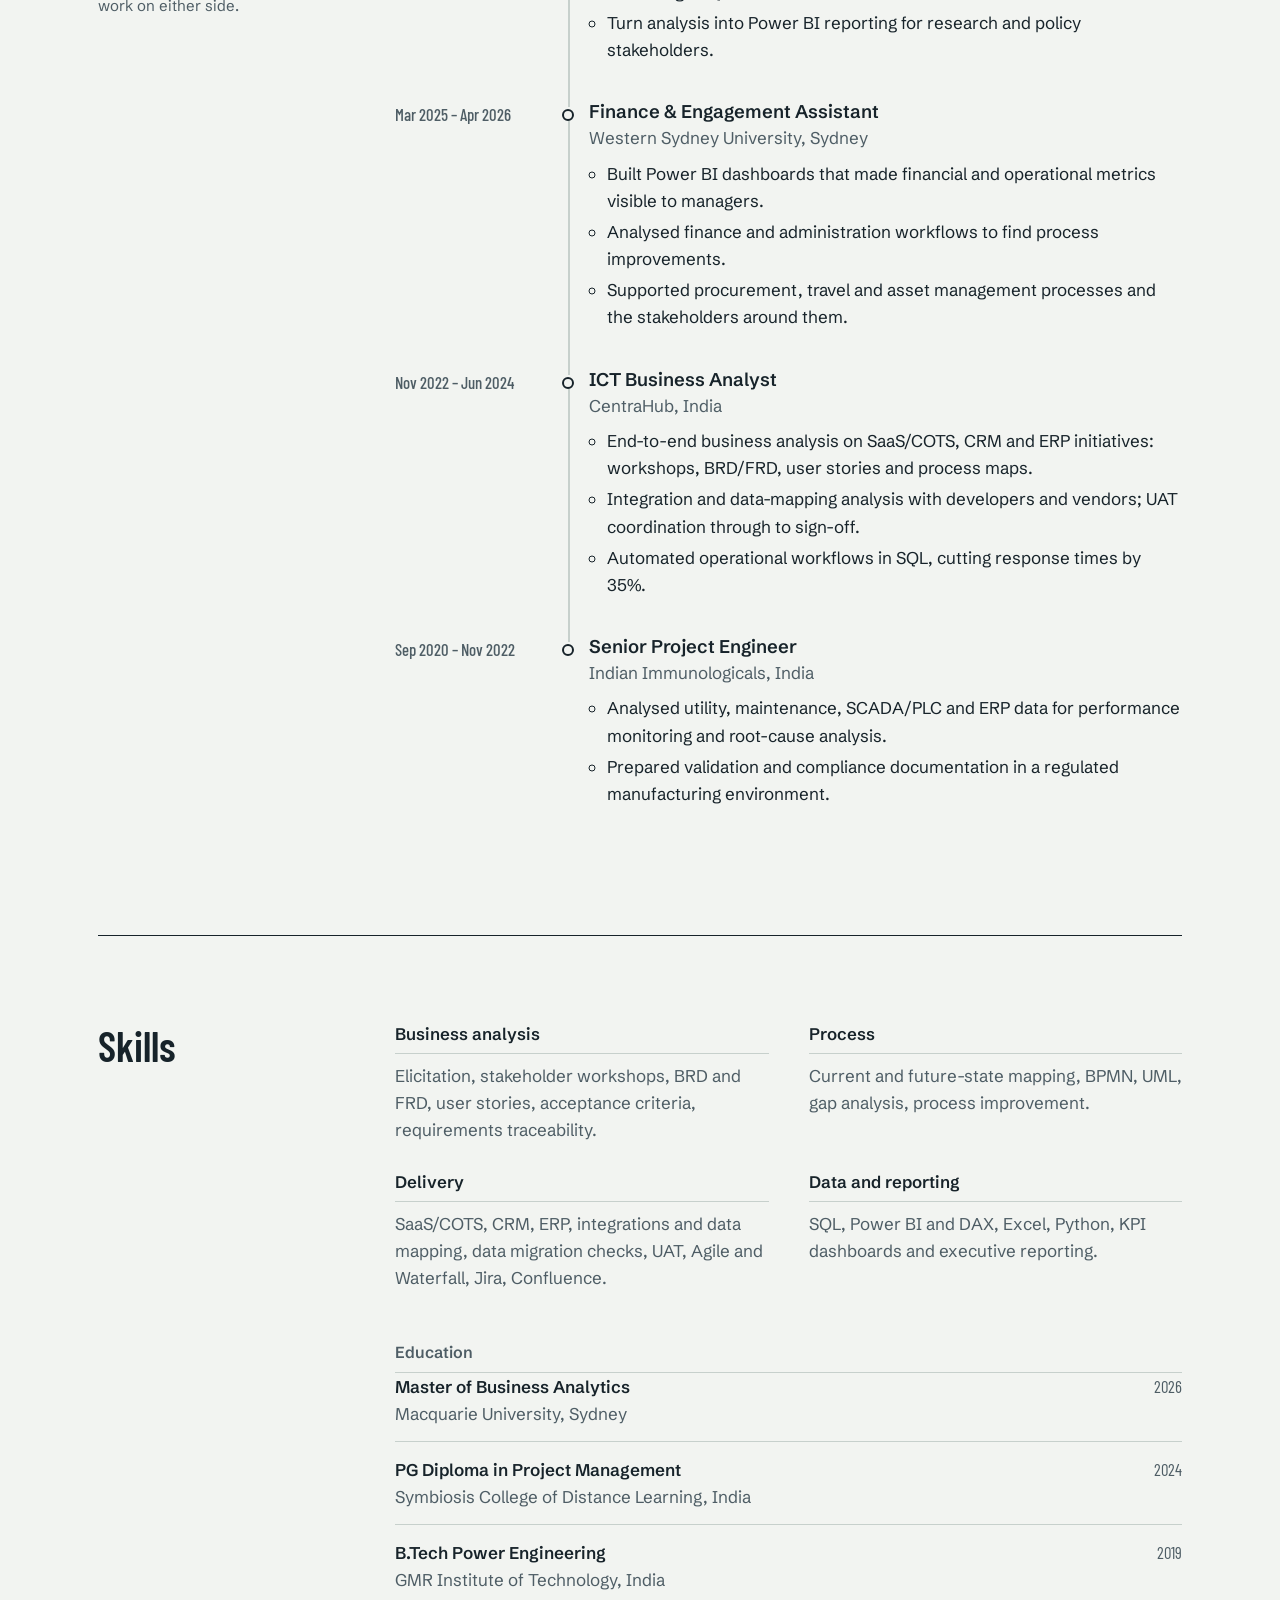
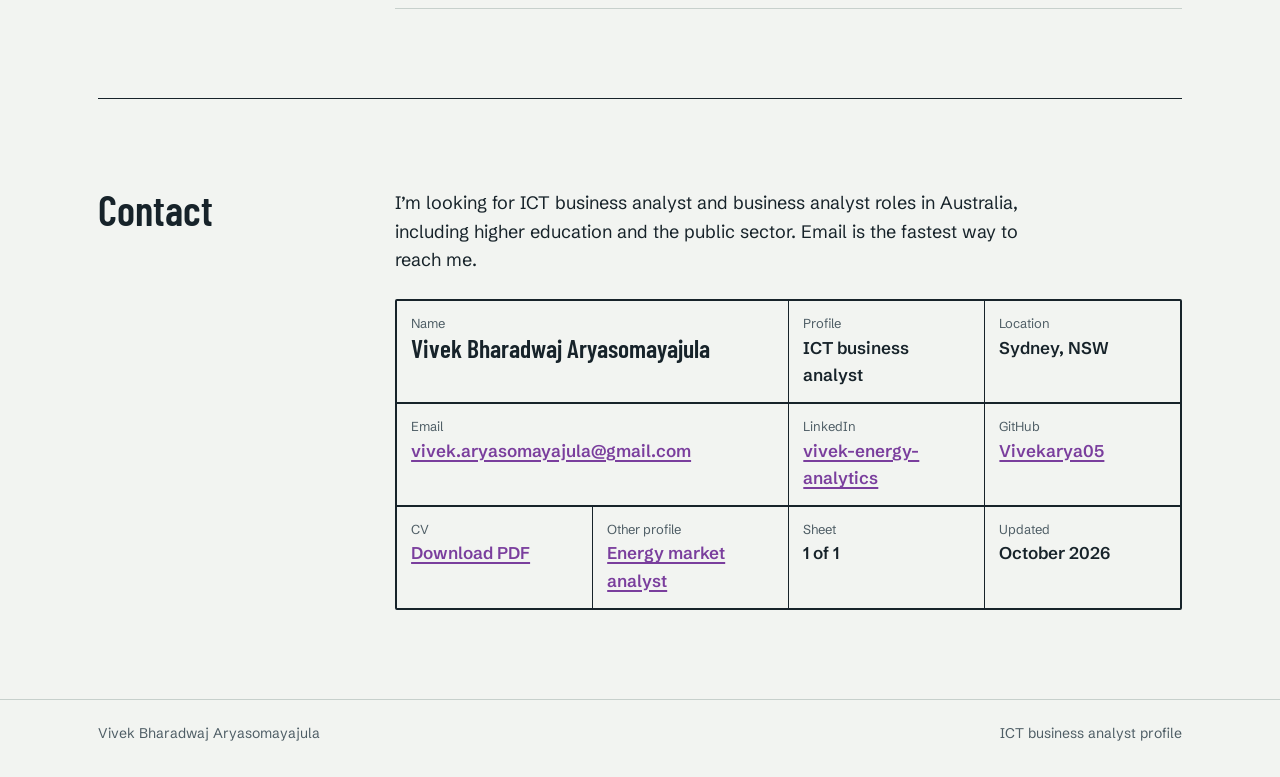
<file: ict-business-analyst.html>
<!doctype html>
<html lang="en-AU">
<head>
<meta charset="utf-8">
<meta name="viewport" content="width=device-width, initial-scale=1">
<title>Vivek Bharadwaj | ICT business analyst</title>
<meta name="description" content="ICT business analyst in Sydney: requirements, process mapping, SaaS/COTS and CRM/ERP delivery, UAT and Power BI reporting.">
<meta property="og:type" content="profile">
<meta property="og:title" content="Vivek Bharadwaj | ICT business analyst">
<meta property="og:description" content="ICT business analyst in Sydney: requirements, process mapping, SaaS/COTS and CRM/ERP delivery, UAT and Power BI reporting.">
<meta property="og:url" content="https://vivekarya05.github.io/Vivek_Profile/ict-business-analyst.html">
<meta property="og:image" content="https://vivekarya05.github.io/Vivek_Profile/assets/og-ict.png">
<meta name="twitter:card" content="summary_large_image">
<link rel="icon" href="assets/favicon.svg" type="image/svg+xml">
<link rel="preconnect" href="https://fonts.googleapis.com">
<link rel="preconnect" href="https://fonts.gstatic.com" crossorigin>
<link rel="stylesheet" href="https://fonts.googleapis.com/css2?family=Barlow+Condensed:wght@500;600&family=Schibsted+Grotesk:wght@400;500;600;700&display=swap">
<link rel="stylesheet" href="styles.css?v=2">
<script>try{var t=localStorage.getItem("theme");if(t)document.documentElement.dataset.theme=t;}catch(e){}</script>
</head>
<body class="page-ict">

<a class="skip" href="#main">Skip to content</a>
<header class="site-header">
  <div class="wrap">
    <a class="brand" href="index.html" aria-label="Vivek Bharadwaj, choose a profile">
      <span class="brand-mark" aria-hidden="true">VB</span>
      <span>Vivek Bharadwaj<small>ICT business analyst</small></span>
    </a>
    <button class="icon-btn menu-btn" type="button" aria-expanded="false" aria-controls="nav" aria-label="Menu"><svg viewBox="0 0 20 20" aria-hidden="true"><path d="M3 6h14M3 10h14M3 14h14" stroke="currentColor" stroke-width="1.8" stroke-linecap="round"/></svg></button>
    <nav class="nav" id="nav" aria-label="Sections">
      <a href="#work">Case studies</a><a href="#experience">Experience</a><a href="#skills">Skills</a><a href="#contact">Contact</a>
      <a class="nav-switch" href="energy-analyst.html">Energy analyst profile</a>
    </nav>
    <button class="icon-btn theme-btn" type="button" aria-label="Switch light or dark theme"><svg viewBox="0 0 20 20" aria-hidden="true"><circle cx="10" cy="10" r="7.5" fill="none" stroke="currentColor" stroke-width="1.6"/><path d="M10 2.5a7.5 7.5 0 0 1 0 15z" fill="currentColor"/></svg></button>
  </div>
</header>
<main id="main" class="wrap">
  <section class="hero" aria-labelledby="name">
    <h1 class="name" id="name"><span>Vivek Bharadwaj</span><span>Aryasomayajula</span></h1>
    <div class="hero-grid hero-grid--stack">
      <div>
        <p class="role">ICT business analyst, Sydney</p>
        <p class="lead">I turn what a business needs into requirements, process maps and test plans that delivery teams can build from, then make sure it works before go-live. <strong>Six years</strong> across enterprise systems, university operations and industrial engineering.</p>
        <div class="actions">
          <a class="btn btn-primary" href="assets/Vivek_Bharadwaj_CV.pdf" target="_blank" rel="noopener"><svg viewBox="0 0 16 16" aria-hidden="true"><path d="M8 2v8m-3.5-3.5L8 10l3.5-3.5M3 13.5h10" fill="none" stroke="currentColor" stroke-width="1.8" stroke-linecap="round" stroke-linejoin="round"/></svg>Download CV</a>
          <a class="btn" href="mailto:vivek.aryasomayajula@gmail.com">Email me</a>
          <a class="btn" href="https://linkedin.com/in/vivek-energy-analytics" target="_blank" rel="noopener">LinkedIn</a>
        </div>
        <ul class="facts"><li><b>BA role</b><span>ICT Business Analyst, CentraHub, 2022–24</span></li><li><b>Recent</b><span>Western Sydney University, finance and operations</span></li><li><b>Now</b><span>Research Assistant, data and reporting</span></li><li><b>Study</b><span>Master of Business Analytics, Macquarie, 2026</span></li></ul>
      </div>
      <div><figure class="diagram" data-diagram>
      <div class="diagram-canvas"><svg class="bpmn" viewBox="0 0 820 322" role="group" aria-label="BPMN process: from a business need to go-live, across business, business analyst and delivery lanes">
    <defs><marker id="ah" viewBox="0 0 10 10" refX="9" refY="5" markerWidth="7" markerHeight="7" orient="auto-start-reverse"><path class="arrow" d="M0 0L10 5L0 10z"/></marker></defs>
    <rect class="lane" x="0" y="10" width="815" height="300" rx="4"/>
    <rect class="lane-head" x="0" y="10" width="34" height="100"/><rect class="lane-head" x="0" y="110" width="34" height="100"/><rect class="lane-head" x="0" y="210" width="34" height="100"/>
    <path class="lane" d="M34 110H815M34 210H815"/>
    <text class="lane-name" transform="translate(23 60) rotate(-90)" text-anchor="middle">Business</text>
    <text class="lane-name" transform="translate(23 160) rotate(-90)" text-anchor="middle">BA (me)</text>
    <text class="lane-name" transform="translate(23 260) rotate(-90)" text-anchor="middle">Delivery</text>

    <path class="flow draw" pathLength="1" style="--d:200ms" d="M75 74V160H108" marker-end="url(#ah)"/>
    <path class="flow draw" pathLength="1" style="--d:450ms" d="M220 160H248" marker-end="url(#ah)"/>
    <path class="flow draw" pathLength="1" style="--d:650ms" d="M370 160H460V233" marker-end="url(#ah)"/>
    <path class="flow draw" pathLength="1" style="--d:850ms" d="M520 260H570V87" marker-end="url(#ah)"/>
    <path class="flow draw" pathLength="1" style="--d:1050ms" d="M660 60H688" marker-end="url(#ah)"/>
    <path class="flow draw" pathLength="1" style="--d:1200ms" d="M734 60H769" marker-end="url(#ah)"/>
    <path class="flow draw" pathLength="1" style="--d:1200ms" d="M712 82V233" marker-end="url(#ah)"/>
    <path class="flow draw" pathLength="1" style="--d:1400ms" d="M652 260H630V87" marker-end="url(#ah)"/>
    <text class="svg-small appear" style="--d:1300ms" x="744" y="52">Yes</text>
    <text class="svg-small appear" style="--d:1300ms" x="719" y="165">No</text>

    <g class="step" tabindex="0" role="button" data-title="Need raised" data-text="A business team has a problem worth solving: slow approvals, poor reporting, or a system that no longer fits." aria-label="Need raised: A business team has a problem worth solving: slow approvals, poor reporting, or a system that no longer fits."><g class="appear" style="--d:0ms"><circle class="event" cx="75" cy="60" r="14"/><text class="svg-small" x="75" y="36" text-anchor="middle">Need raised</text></g></g>
    <g class="step" tabindex="0" role="button" data-title="Run workshops" data-text="Interviews and workshops to understand the current process, pain points and business rules." aria-label="Run workshops: Interviews and workshops to understand the current process, pain points and business rules."><g class="appear" style="--d:350ms"><rect class="task" x="110" y="135" width="110" height="50" rx="8"/><text class="task-text" x="165.0" y="165">Run workshops</text></g></g>
    <g class="step" tabindex="0" role="button" data-title="Write requirements" data-text="BRD, FRD, user stories and acceptance criteria, with traceability, clear enough to build and test against." aria-label="Write requirements: BRD, FRD, user stories and acceptance criteria, with traceability, clear enough to build and test against."><g class="appear" style="--d:550ms"><rect class="task" x="250" y="135" width="120" height="50" rx="8"/><text class="task-text" x="310.0" y="156">Write BRD, FRD</text><text class="task-text" x="310.0" y="174">and user stories</text></g></g>
    <g class="step" tabindex="0" role="button" data-title="Configure and integrate" data-text="Working with developers and vendors on CRM and ERP configuration, data mapping and integrations." aria-label="Configure and integrate: Working with developers and vendors on CRM and ERP configuration, data mapping and integrations."><g class="appear" style="--d:750ms"><rect class="task" x="400" y="235" width="120" height="50" rx="8"/><text class="task-text" x="460.0" y="256">Configure and</text><text class="task-text" x="460.0" y="274">integrate</text></g></g>
    <g class="step" tabindex="0" role="button" data-title="Run UAT" data-text="Test scenarios written from the acceptance criteria and run with the people who will use the system." aria-label="Run UAT: Test scenarios written from the acceptance criteria and run with the people who will use the system."><g class="appear" style="--d:950ms"><rect class="task" x="540" y="35" width="120" height="50" rx="8"/><text class="task-text" x="600.0" y="65">Run UAT</text></g></g>
    <g class="step" tabindex="0" role="button" data-title="Accepted?" data-text="Sign-off only when the agreed scenarios pass. If not, defects go back to the delivery team." aria-label="Accepted?: Sign-off only when the agreed scenarios pass. If not, defects go back to the delivery team."><g class="appear" style="--d:1100ms"><path class="gateway" d="M712 38L734 60L712 82L690 60z"/><path class="gx" d="M705 53l14 14M719 53l-14 14"/><text class="svg-small" x="712" y="29" text-anchor="middle">Accepted?</text></g></g>
    <g class="step" tabindex="0" role="button" data-title="Fix and retest" data-text="Defects triaged in Jira, tracked to closure and retested before sign-off." aria-label="Fix and retest: Defects triaged in Jira, tracked to closure and retested before sign-off."><g class="appear" style="--d:1300ms"><rect class="task" x="652" y="235" width="120" height="50" rx="8"/><text class="task-text" x="712.0" y="265">Fix and retest</text></g></g>
    <g class="step" tabindex="0" role="button" data-title="Go-live" data-text="Readiness checks, sign-off and the reporting that shows whether the change worked." aria-label="Go-live: Readiness checks, sign-off and the reporting that shows whether the change worked."><g class="appear" style="--d:1400ms"><circle class="event end" cx="785" cy="60" r="14"/><text class="svg-small" x="785" y="96" text-anchor="middle">Go-live</text></g></g>
  </svg></div>
      <figcaption aria-live="polite" data-default-title="How I work" data-default-text="A change from first request to go-live, drawn in BPMN, the notation I use for process maps.">
        <span class="cap-title">How I work</span><span class="cap-text">A change from first request to go-live, drawn in BPMN, the notation I use for process maps.</span>
      </figcaption>
    </figure>
    <p class="diagram-hint">Select a step to see what I do there.</p></div>
    </div>
  </section>

  <section class="sheet" id="work" aria-labelledby="work-h">
    <div class="sheet-head"><h2 id="work-h">Case studies</h2><p>What the situation was, what I did, and what changed.</p></div>
    <div>
      <article class="lead-project">
        <div class="project-top" style="margin:0"><h3>CRM and ERP delivery at CentraHub</h3><span class="status live">2022–2024</span></div>
        <dl class="spec">
          <dt>Situation</dt><dd class="question">Business teams needed requirements clear enough for vendors and developers to build SaaS and COTS changes from.</dd>
          <dt>What I did</dt><dd>Ran workshops, wrote BRDs, FRDs and user stories, mapped processes, analysed integrations and data mapping, then coordinated UAT through to sign-off.</dd>
          <dt>Result</dt><dd>SQL workflow automation cut operational response times by 35%, with KPI dashboards used across India, the Middle East and Canada.</dd>
          <dt>Tools</dt><dd>Jira, Confluence, Visio, SQL, CRM and ERP platforms</dd>
        </dl>
      </article>
      <h3 class="group-title" style="margin-top:44px">Across roles</h3>
      <article class="project">
        <div class="project-top"><h3>Current and future-state process mapping</h3><span class="status ">Delivery practice</span></div>
        <dl class="spec"><dt>Situation</dt><dd class="question">Workflows had to be understood before any system change was scoped.</dd><dt>What I did</dt><dd>Mapped current processes from interviews, drew future-state BPMN and UML models, and logged the gaps between them.</dd><dt>Tools</dt><dd>BPMN, UML, Visio, Confluence</dd></dl>
        
      </article><article class="project">
        <div class="project-top"><h3>UAT and business readiness</h3><span class="status ">Delivery practice</span></div>
        <dl class="spec"><dt>Situation</dt><dd class="question">Business users needed confidence that what was delivered matched what they asked for.</dd><dt>What I did</dt><dd>Planned UAT, wrote scenarios from acceptance criteria, triaged defects and kept requirements traceable to sign-off.</dd><dt>Tools</dt><dd>Jira, traceability matrices, defect logs</dd></dl>
        
      </article><article class="project">
        <div class="project-top"><h3>Finance and operations reporting</h3><span class="status ">Western Sydney University</span></div>
        <dl class="spec"><dt>Situation</dt><dd class="question">Managers had limited visibility of financial and operational performance.</dd><dt>What I did</dt><dd>Built Power BI dashboards and analysed finance and administration workflows for improvements, alongside procurement, travel and asset processes.</dd><dt>Tools</dt><dd>Power BI, Excel, university enterprise systems</dd></dl>
        
      </article><article class="project">
        <div class="project-top"><h3>Research data and reporting</h3><span class="status ">TEM Research Centre</span></div>
        <dl class="spec"><dt>Situation</dt><dd class="question">Researchers needed reliable, repeatable access to large energy market datasets.</dd><dt>What I did</dt><dd>Built reproducible Python and SQL workflows for extraction and validation, with Power BI reporting for research stakeholders.</dd><dt>Tools</dt><dd>Python, SQL, PostgreSQL, Power BI</dd></dl>
        <div class="links"><a href="energy-analyst.html#projects" target="_blank" rel="noopener">See the data pipeline</a></div>
      </article>
      <p class="note">Anonymised samples of a requirements document, a process map and a UAT traceability matrix are available on request.</p>
    </div>
  </section>

  <section class="sheet" id="experience" aria-labelledby="experience-h">
    <div class="sheet-head"><h2 id="experience-h">Experience</h2><p>Enterprise systems delivery, backed by operations and data work on either side.</p></div>
    <div><ol class="timeline"><li><div class="when">Mar 2026 – now</div><div class="what"><h3>Research Assistant, Data Analytics</h3><p class="org">Transforming Energy Markets (TEM) Research Centre, Sydney</p><ul><li>Maintain large multi-source datasets and build reproducible Python, SQL and PostgreSQL workflows.</li><li>Turn analysis into Power BI reporting for research and policy stakeholders.</li></ul></div></li><li><div class="when">Mar 2025 – Apr 2026</div><div class="what"><h3>Finance & Engagement Assistant</h3><p class="org">Western Sydney University, Sydney</p><ul><li>Built Power BI dashboards that made financial and operational metrics visible to managers.</li><li>Analysed finance and administration workflows to find process improvements.</li><li>Supported procurement, travel and asset management processes and the stakeholders around them.</li></ul></div></li><li><div class="when">Nov 2022 – Jun 2024</div><div class="what"><h3>ICT Business Analyst</h3><p class="org">CentraHub, India</p><ul><li>End-to-end business analysis on SaaS/COTS, CRM and ERP initiatives: workshops, BRD/FRD, user stories and process maps.</li><li>Integration and data-mapping analysis with developers and vendors; UAT coordination through to sign-off.</li><li>Automated operational workflows in SQL, cutting response times by 35%.</li></ul></div></li><li><div class="when">Sep 2020 – Nov 2022</div><div class="what"><h3>Senior Project Engineer</h3><p class="org">Indian Immunologicals, India</p><ul><li>Analysed utility, maintenance, SCADA/PLC and ERP data for performance monitoring and root-cause analysis.</li><li>Prepared validation and compliance documentation in a regulated manufacturing environment.</li></ul></div></li></ol></div>
  </section>

  <section class="sheet" id="skills" aria-labelledby="skills-h">
    <div class="sheet-head"><h2 id="skills-h">Skills</h2></div>
    <div>
      <div class="skills"><div><h3>Business analysis</h3><p>Elicitation, stakeholder workshops, BRD and FRD, user stories, acceptance criteria, requirements traceability.</p></div><div><h3>Process</h3><p>Current and future-state mapping, BPMN, UML, gap analysis, process improvement.</p></div><div><h3>Delivery</h3><p>SaaS/COTS, CRM, ERP, integrations and data mapping, data migration checks, UAT, Agile and Waterfall, Jira, Confluence.</p></div><div><h3>Data and reporting</h3><p>SQL, Power BI and DAX, Excel, Python, KPI dashboards and executive reporting.</p></div></div>
      <h3 class="group-title" style="margin-top:52px">Education</h3>
      <ul class="edu"><li><div><b>Master of Business Analytics</b><br><span>Macquarie University, Sydney</span></div><span class="yr">2026</span></li><li><div><b>PG Diploma in Project Management</b><br><span>Symbiosis College of Distance Learning, India</span></div><span class="yr">2024</span></li><li><div><b>B.Tech Power Engineering</b><br><span>GMR Institute of Technology, India</span></div><span class="yr">2019</span></li></ul>
    </div>
  </section>

  <section class="sheet" id="contact" aria-labelledby="contact-h">
      <div class="sheet-head"><h2 id="contact-h">Contact</h2></div>
      <div>
        <p class="contact-intro">I’m looking for ICT business analyst and business analyst roles in Australia, including higher education and the public sector. Email is the fastest way to reach me.</p>
        <div class="titleblock">
          <div class="wide name-cell"><span class="k">Name</span><span class="v">Vivek Bharadwaj Aryasomayajula</span></div>
          <div><span class="k">Profile</span><span class="v">ICT business analyst</span></div>
          <div><span class="k">Location</span><span class="v">Sydney, NSW</span></div>
          <div class="wide"><span class="k">Email</span><span class="v"><a href="mailto:vivek.aryasomayajula@gmail.com">vivek.aryasomayajula@gmail.com</a></span></div>
          <div><span class="k">LinkedIn</span><span class="v"><a href="https://linkedin.com/in/vivek-energy-analytics" target="_blank" rel="noopener">vivek-energy-analytics</a></span></div>
          <div><span class="k">GitHub</span><span class="v"><a href="https://github.com/Vivekarya05" target="_blank" rel="noopener">Vivekarya05</a></span></div>
          <div><span class="k">CV</span><span class="v"><a href="assets/Vivek_Bharadwaj_CV.pdf" target="_blank" rel="noopener">Download PDF</a></span></div>
          <div><span class="k">Other profile</span><span class="v"><a href="energy-analyst.html">Energy market analyst</a></span></div>
          <div><span class="k">Sheet</span><span class="v">1 of 1</span></div>
          <div><span class="k">Updated</span><span class="v">October 2026</span></div>
        </div>
      </div>
    </section>
</main>

<footer class="site-footer"><div class="wrap"><span>Vivek Bharadwaj Aryasomayajula</span><span>ICT business analyst profile</span></div></footer>
<script src="app.js?v=2" defer></script>
</body>
</html>
</file>
<file: styles.css>
/* Vivek Bharadwaj — profile site
   Concept: each profile opens with a diagram drawn in its own field's notation
   (a single-line diagram for energy, BPMN for business analysis). Everything
   else stays quiet: paper, ink, one accent per profile. */

:root {
  --paper: #f2f4f1;
  --paper-2: #e6ebe7;
  --ink: #17232a;
  --ink-2: #4e5d65;
  --rule: #c7d0cc;
  --energy: #2347c5;
  --ict: #7a3e9d;
  --flow: #b87400;
  --on-accent: #ffffff;
  --accent: var(--energy);

  --font-body: "Schibsted Grotesk", "Helvetica Neue", Arial, sans-serif;
  --font-cond: "Barlow Condensed", "Arial Narrow", "DejaVu Sans Condensed", sans-serif;

  --gutter: clamp(16px, 4vw, 48px);
  --max: 1180px;
  color-scheme: light;
}

@media (prefers-color-scheme: dark) {
  :root:not([data-theme="light"]) {
    --paper: #10181d;
    --paper-2: #172229;
    --ink: #e4eae6;
    --ink-2: #9daba5;
    --rule: #2c3b42;
    --energy: #8fa6ff;
    --ict: #d0a4eb;
    --flow: #f0b23a;
    --on-accent: #10181d;
    color-scheme: dark;
  }
}

:root[data-theme="dark"] {
  --paper: #10181d;
  --paper-2: #172229;
  --ink: #e4eae6;
  --ink-2: #9daba5;
  --rule: #2c3b42;
  --energy: #8fa6ff;
  --ict: #d0a4eb;
  --flow: #f0b23a;
  --on-accent: #10181d;
  color-scheme: dark;
}

.page-ict { --accent: var(--ict); }

*, *::before, *::after { box-sizing: border-box; }

html { scroll-behavior: smooth; scroll-padding-top: 88px; }

body {
  margin: 0;
  background: var(--paper);
  color: var(--ink);
  font-family: var(--font-body);
  font-size: 1.0625rem;
  line-height: 1.6;
  -webkit-font-smoothing: antialiased;
  text-rendering: optimizeLegibility;
}

img, svg { display: block; max-width: 100%; }

a { color: inherit; text-decoration-color: var(--accent); text-decoration-thickness: 1.5px; text-underline-offset: 3px; }
a:hover { color: var(--accent); }

:focus-visible { outline: 2px solid var(--accent); outline-offset: 3px; border-radius: 2px; }

h1, h2, h3 { margin: 0; font-weight: 600; line-height: 1.15; }
p { margin: 0; }

.wrap { width: 100%; max-width: var(--max); margin: 0 auto; padding: 0 var(--gutter); }

.skip {
  position: absolute; left: var(--gutter); top: -60px; z-index: 50;
  background: var(--ink); color: var(--paper); padding: 8px 14px; border-radius: 4px;
}
.skip:focus { top: 12px; }

/* ---------- Header ---------- */

.site-header {
  position: sticky; top: 0; z-index: 20;
  background: color-mix(in srgb, var(--paper) 92%, transparent);
  backdrop-filter: blur(8px);
  border-bottom: 1px solid var(--rule);
}
.site-header .wrap { display: flex; align-items: center; gap: 24px; min-height: 64px; }

.brand { display: flex; align-items: center; gap: 10px; text-decoration: none; font-weight: 600; }
.brand:hover { color: inherit; }
.brand-mark {
  display: grid; place-items: center; width: 34px; height: 34px;
  border: 2px solid var(--ink); border-radius: 50%;
  font-family: var(--font-cond); font-size: 1rem; font-weight: 600; letter-spacing: 0.02em;
}
.brand small { display: block; font-weight: 400; font-size: 0.8125rem; color: var(--ink-2); line-height: 1.2; }
.brand span:last-child { line-height: 1.2; }

.nav { margin-left: auto; display: flex; align-items: center; gap: 4px; }
.nav a { text-decoration: none; padding: 8px 10px; border-radius: 4px; font-size: 0.9375rem; color: var(--ink-2); }
.nav a:hover { color: var(--ink); background: var(--paper-2); }
.nav .nav-switch { color: var(--accent); border: 1px solid var(--rule); margin-left: 8px; }
.nav .nav-switch:hover { color: var(--accent); }

.icon-btn {
  display: inline-grid; place-items: center; width: 38px; height: 38px;
  border: 1px solid var(--rule); border-radius: 50%; background: transparent; color: var(--ink);
  cursor: pointer;
}
.icon-btn:hover { background: var(--paper-2); }
.icon-btn svg { width: 18px; height: 18px; }
.menu-btn { display: none; }

/* ---------- Buttons ---------- */

.actions { display: flex; flex-wrap: wrap; gap: 10px; }
.btn {
  display: inline-flex; align-items: center; gap: 8px;
  padding: 11px 18px; border-radius: 4px; border: 1.5px solid var(--ink);
  font: 600 0.9375rem/1.2 var(--font-body); text-decoration: none; color: var(--ink);
  background: transparent; cursor: pointer;
}
.btn:hover { background: var(--paper-2); color: var(--ink); }
.btn-primary { background: var(--accent); border-color: var(--accent); color: var(--on-accent); }
.btn-primary:hover { background: var(--ink); border-color: var(--ink); color: var(--paper); }
.btn svg { width: 16px; height: 16px; }

/* ---------- Hero ---------- */

.hero { padding: clamp(40px, 7vw, 88px) 0 clamp(48px, 7vw, 80px); }

.name {
  font-family: var(--font-cond);
  font-weight: 600;
  font-size: clamp(3.2rem, 9vw, 7.25rem);
  line-height: 0.88;
  letter-spacing: -0.01em;
}
.name span { display: block; }
.name span + span { color: var(--ink-2); }

.hero-grid {
  display: grid; grid-template-columns: minmax(0, 5fr) minmax(0, 7fr);
  gap: clamp(28px, 5vw, 64px); align-items: start; margin-top: clamp(28px, 4vw, 44px);
}
.role { font-size: 1.375rem; font-weight: 600; color: var(--accent); margin-bottom: 14px; }
.lead { color: var(--ink-2); max-width: 46ch; margin-bottom: 26px; }
.lead strong { color: var(--ink); font-weight: 600; }

.facts { list-style: none; padding: 0; margin: 28px 0 0; display: grid; gap: 6px; font-size: 0.9375rem; color: var(--ink-2); }
.facts li { display: flex; gap: 10px; }
.facts b { color: var(--ink); font-weight: 600; min-width: 92px; }

/* ---------- Diagrams ---------- */

.diagram {
  margin: 0;
  border: 1.5px solid var(--ink);
  border-radius: 6px;
  background:
    linear-gradient(var(--paper), var(--paper)) padding-box;
  position: relative;
}
.diagram-canvas {
  padding: 18px 18px 6px;
  background-image:
    linear-gradient(to right, color-mix(in srgb, var(--rule) 45%, transparent) 1px, transparent 1px),
    linear-gradient(to bottom, color-mix(in srgb, var(--rule) 45%, transparent) 1px, transparent 1px);
  background-size: 24px 24px;
  border-radius: 6px 6px 0 0;
}
.diagram svg { width: 100%; height: auto; overflow: visible; }
.diagram figcaption {
  display: grid; grid-template-columns: auto 1fr; gap: 4px 14px;
  border-top: 1.5px solid var(--ink);
  padding: 12px 16px 14px;
  font-size: 0.9375rem; min-height: 5.6em;
}
.diagram figcaption .cap-title { font-family: var(--font-cond); font-weight: 600; font-size: 1.125rem; color: var(--accent); white-space: nowrap; }
.diagram figcaption .cap-text { color: var(--ink-2); }
.diagram-hint { font-size: 0.8125rem; color: var(--ink-2); margin-top: 10px; }

/* Shared SVG text */
.svg-label { font-family: var(--font-cond); fill: var(--ink-2); font-size: 15px; font-weight: 500; }
.svg-region { font-family: var(--font-cond); fill: var(--ink); font-size: 22px; font-weight: 600; }
.svg-small { font-family: var(--font-cond); fill: var(--ink-2); font-size: 13px; }

/* Single-line diagram */
.sld .bus { stroke: var(--ink); stroke-width: 7; }
.sld .stub { stroke: var(--ink); stroke-width: 2; }
.sld .gen { fill: var(--paper); stroke: var(--ink); stroke-width: 2; }
.sld .gen-wave { fill: none; stroke: var(--ink); stroke-width: 1.6; }
.sld .ic { fill: none; stroke: var(--ink-2); stroke-width: 2.5; stroke-linejoin: round; }
.sld .ic.dc { stroke-dasharray: 7 5; }
.sld .hit { fill: none; stroke: transparent; stroke-width: 22; pointer-events: stroke; }
.sld .node { fill: var(--ink); }
.sld .link, .bpmn .step { cursor: pointer; outline: none; }
.sld .link:is(:hover, :focus-visible, .is-active) .ic { stroke: var(--accent); stroke-width: 4.5; }
.sld .link:is(:hover, :focus-visible, .is-active) .svg-label { fill: var(--accent); font-weight: 600; }
.sld .link:focus-visible .hit { stroke: color-mix(in srgb, var(--accent) 18%, transparent); }
.sld .region-label { cursor: pointer; outline: none; }
.sld .region-label:is(:hover, :focus-visible, .is-active) .svg-region { fill: var(--accent); }

/* BPMN */
.bpmn .lane { fill: none; stroke: var(--rule); stroke-width: 1.5; }
.bpmn .lane-head { fill: var(--paper-2); stroke: var(--rule); stroke-width: 1.5; }
.bpmn .lane-name { font-family: var(--font-cond); fill: var(--ink); font-size: 15px; font-weight: 600; }
.bpmn .task { fill: var(--paper); stroke: var(--ink); stroke-width: 1.8; }
.bpmn .event { fill: var(--paper); stroke: var(--ink); stroke-width: 2; }
.bpmn .event.end { stroke-width: 4.5; }
.bpmn .gateway { fill: var(--paper); stroke: var(--ink); stroke-width: 2; }
.bpmn .gx { stroke: var(--ink); stroke-width: 2.6; }
.bpmn .flow { fill: none; stroke: var(--ink-2); stroke-width: 1.8; stroke-linejoin: round; }
.bpmn .arrow { fill: var(--ink-2); }
.bpmn .task-text { font-family: var(--font-cond); fill: var(--ink); font-size: 15px; font-weight: 500; text-anchor: middle; }
.bpmn .step:is(:hover, :focus-visible, .is-active) :is(.task, .event, .gateway) { stroke: var(--accent); stroke-width: 3; fill: color-mix(in srgb, var(--accent) 10%, var(--paper)); }
.bpmn .step:is(:hover, :focus-visible, .is-active) .task-text { fill: var(--accent); font-weight: 600; }

/* One orchestrated moment: the diagram draws itself on load */
@media (prefers-reduced-motion: no-preference) {
  .draw { stroke-dasharray: 1; stroke-dashoffset: 1; animation: draw 0.9s cubic-bezier(.6, 0, .3, 1) forwards; animation-delay: var(--d, 0ms); }
  .appear { opacity: 0; animation: appear 0.5s ease-out forwards; animation-delay: var(--d, 600ms); }
}
@keyframes draw { to { stroke-dashoffset: 0; } }
@keyframes appear { to { opacity: 1; } }

/* ---------- Sections (spec-sheet layout: heading left, content right) ---------- */

.sheet {
  display: grid; grid-template-columns: minmax(170px, 1fr) minmax(0, 3.2fr);
  gap: clamp(20px, 4vw, 56px);
  padding: clamp(52px, 7vw, 96px) 0;
  border-top: 1.5px solid var(--ink);
}
.sheet-head h2 { font-family: var(--font-cond); font-size: clamp(2rem, 3.4vw, 2.6rem); font-weight: 600; line-height: 1; }
.sheet-head p { margin-top: 12px; color: var(--ink-2); font-size: 0.9375rem; max-width: 30ch; }
@media (min-width: 901px) { .sheet-head { position: sticky; top: 96px; align-self: start; } }

.group-title {
  font-size: 1rem; font-weight: 600; color: var(--ink-2);
  padding-bottom: 10px; margin: 44px 0 0; border-bottom: 1px solid var(--rule);
}
.group-title:first-child { margin-top: 0; }

/* ---------- Projects ---------- */

.lead-project {
  background: var(--paper-2);
  border-radius: 6px;
  padding: clamp(20px, 3vw, 32px);
  display: grid; gap: 22px;
}
.lead-project h3 { font-size: clamp(1.5rem, 2.4vw, 1.9rem); }

.project { padding: 26px 0; border-bottom: 1px solid var(--rule); }
.project-top { display: flex; flex-wrap: wrap; align-items: baseline; justify-content: space-between; gap: 6px 16px; margin-bottom: 14px; }
.project h3 { font-size: 1.3rem; }

.status { display: inline-flex; align-items: center; gap: 7px; font-size: 0.875rem; color: var(--ink-2); white-space: nowrap; }
.status::before { content: ""; width: 8px; height: 8px; border-radius: 50%; background: var(--rule); }
.status.live::before { background: var(--accent); }
.status.wip::before { background: var(--flow); }

.spec { display: grid; grid-template-columns: 112px 1fr; gap: 8px 18px; margin: 0; max-width: 72ch; }
.spec dt { color: var(--ink-2); font-size: 0.9375rem; padding-top: 1px; }
.spec dd { margin: 0; }
.spec dd.question { font-weight: 600; }

.links { display: flex; flex-wrap: wrap; gap: 6px 20px; margin-top: 16px; font-weight: 600; font-size: 0.9375rem; }
.links a { color: var(--accent); }
.links .muted { color: var(--ink-2); font-weight: 400; }

/* Mini pipeline diagram inside the lead project */
.pipeline { display: grid; grid-template-columns: repeat(5, 1fr); counter-reset: stage; position: relative; margin: 0; padding: 0; list-style: none; }
.pipeline li { position: relative; padding: 30px 8px 0 0; font-size: 0.875rem; line-height: 1.35; color: var(--ink-2); }
.pipeline li b { display: block; color: var(--ink); font-family: var(--font-cond); font-size: 1.1rem; font-weight: 600; }
.pipeline li::before {
  content: ""; position: absolute; left: 0; top: 7px; width: 13px; height: 13px;
  border: 2px solid var(--ink); border-radius: 50%; background: var(--paper-2); z-index: 1;
}
.pipeline li::after { content: ""; position: absolute; left: 13px; right: 0; top: 13px; height: 2px; background: var(--ink); }
.pipeline li:last-child::after { display: none; }
.pipeline li:last-child::before { background: var(--accent); border-color: var(--accent); }

.note { margin-top: 22px; font-size: 0.9375rem; color: var(--ink-2); max-width: 68ch; }

/* ---------- Experience ---------- */

.timeline { list-style: none; margin: 0; padding: 0; }
.timeline li {
  display: grid; grid-template-columns: 150px minmax(0, 1fr); gap: 18px;
  padding: 0 0 34px; position: relative;
}
.timeline li::before { content: ""; position: absolute; left: 150px; margin-left: 4px; top: 10px; bottom: -6px; width: 2px; background: var(--rule); }
.timeline li:last-child::before { display: none; }
.timeline .when { font-family: var(--font-cond); font-size: 1.05rem; font-weight: 500; color: var(--ink-2); line-height: 1.35; padding-top: 2px; }
.timeline .what { position: relative; padding-left: 26px; }
.timeline .what::before {
  content: ""; position: absolute; left: -1px; top: 8px; width: 12px; height: 12px;
  border: 2px solid var(--ink); border-radius: 50%; background: var(--paper);
}
.timeline li:first-child .what::before { background: var(--accent); border-color: var(--accent); }
.timeline h3 { font-size: 1.15rem; }
.timeline .org { color: var(--ink-2); margin: 2px 0 8px; }
.timeline ul { margin: 0; padding-left: 18px; max-width: 68ch; }
.timeline ul li { display: list-item; padding: 0; margin-bottom: 4px; }
.timeline ul li::before { display: none; }

/* ---------- Skills & education ---------- */

.skills { display: grid; grid-template-columns: repeat(2, minmax(0, 1fr)); gap: 30px 40px; }
.skills h3 { font-size: 1.05rem; margin-bottom: 8px; padding-bottom: 8px; border-bottom: 1px solid var(--rule); }
.skills p { color: var(--ink-2); }

.edu { list-style: none; margin: 0; padding: 0; }
.edu li { display: grid; grid-template-columns: minmax(0, 1fr) auto; gap: 4px 20px; padding: 14px 0; border-bottom: 1px solid var(--rule); }
.edu li:first-child { padding-top: 0; }
.edu b { font-weight: 600; }
.edu span { color: var(--ink-2); }
.edu .yr { font-family: var(--font-cond); font-size: 1.05rem; color: var(--ink-2); }

/* ---------- Contact: drawing title block ---------- */

.titleblock {
  display: grid; grid-template-columns: repeat(4, minmax(0, 1fr));
  border: 2px solid var(--ink); border-radius: 2px;
}
.titleblock > div { padding: 12px 14px 14px; border-right: 1px solid var(--ink); border-bottom: 1px solid var(--ink); min-width: 0; }
.titleblock > div:nth-child(4n) { border-right: 0; }
.titleblock > div:nth-last-child(-n+4) { border-bottom: 0; }
.titleblock .k { display: block; font-size: 0.8125rem; color: var(--ink-2); }
.titleblock .v { display: block; font-weight: 600; overflow-wrap: anywhere; }
.titleblock .v a { color: var(--accent); }
.titleblock .wide { grid-column: span 2; }
.titleblock .wide .v { font-family: var(--font-cond); font-size: 1.6rem; line-height: 1.1; font-weight: 600; }
.contact-intro { max-width: 60ch; margin-bottom: 24px; font-size: 1.125rem; }

.site-footer { border-top: 1px solid var(--rule); padding: 22px 0 32px; color: var(--ink-2); font-size: 0.875rem; }
.site-footer .wrap { display: flex; flex-wrap: wrap; justify-content: space-between; gap: 8px 24px; }

/* ---------- Gateway (index) ---------- */

.gate-hero { padding: clamp(44px, 8vw, 96px) 0 clamp(28px, 4vw, 44px); }
.gate-hero .intro { margin-top: 22px; font-size: 1.25rem; max-width: 52ch; color: var(--ink-2); }
.gate-hero .intro strong { color: var(--ink); font-weight: 600; }

.doors { display: grid; grid-template-columns: repeat(2, minmax(0, 1fr)); gap: clamp(16px, 3vw, 28px); padding-bottom: clamp(56px, 8vw, 96px); }
.door {
  position: relative; display: flex; flex-direction: column;
  border: 1.5px solid var(--ink); border-radius: 6px; background: var(--paper);
  overflow: hidden;
}
.door.energy { --accent: var(--energy); }
.door.ict { --accent: var(--ict); }
.door .diagram-canvas { border-radius: 0; border-bottom: 1.5px solid var(--ink); padding: 18px; }
.door-body { padding: 22px 22px 24px; display: flex; flex-direction: column; gap: 10px; flex: 1; }
.door h2 { font-family: var(--font-cond); font-size: 2.1rem; line-height: 1; }
.door h2 a { text-decoration: none; }
.door h2 a::after { content: ""; position: absolute; inset: 0; }
.door p { color: var(--ink-2); }
.door .for { font-size: 0.9375rem; }
.door .go { margin-top: auto; padding-top: 10px; font-weight: 600; color: var(--accent); }
.door:hover { border-color: var(--accent); }
.door:hover .go { text-decoration: underline; text-underline-offset: 3px; }
.door:focus-within { outline: 2px solid var(--accent); outline-offset: 3px; }
.door h2 a:focus-visible { outline: none; }

/* ---------- Responsive ---------- */

@media (max-width: 1000px) {
  .hero-grid { grid-template-columns: 1fr; }
  .lead { max-width: 60ch; }
}

@media (max-width: 900px) {
  .sheet { grid-template-columns: 1fr; }
  .menu-btn { display: inline-grid; margin-left: auto; }
  .nav {
    display: none; position: absolute; left: 0; right: 0; top: 64px;
    flex-direction: column; align-items: stretch; gap: 0;
    background: var(--paper); border-bottom: 1.5px solid var(--ink); padding: 8px var(--gutter) 16px;
  }
  .nav.open { display: flex; }
  .nav a { padding: 12px 4px; border-radius: 0; border-bottom: 1px solid var(--rule); }
  .nav .nav-switch { margin: 12px 0 0; border: 1px solid var(--rule); border-radius: 4px; text-align: center; }
  .doors { grid-template-columns: 1fr; }
  .titleblock { grid-template-columns: repeat(2, minmax(0, 1fr)); }
  .titleblock > div:nth-child(4n) { border-right: 1px solid var(--ink); }
  .titleblock > div:nth-child(2n) { border-right: 0; }
  .titleblock > div:nth-last-child(-n+4) { border-bottom: 1px solid var(--ink); }
  .titleblock > div:nth-last-child(-n+2) { border-bottom: 0; }
}

@media (max-width: 640px) {
  body { font-size: 1rem; }
  .skills { grid-template-columns: 1fr; }
  .spec { grid-template-columns: 1fr; gap: 2px; }
  .spec dd { margin-bottom: 10px; }
  .timeline li { grid-template-columns: 1fr; gap: 4px; padding-left: 26px; }
  .timeline li::before { left: 0; margin-left: 5px; }
  .timeline .what { padding-left: 0; position: static; }
  .timeline .what::before { left: 0; top: 4px; }
  .pipeline { grid-template-columns: 1fr; gap: 14px; }
  .pipeline li { padding: 0 0 0 28px; }
  .pipeline li::before { top: 3px; }
  .pipeline li::after { left: 6px; right: auto; top: 16px; width: 2px; height: calc(100% + 0px); }
  .diagram figcaption { grid-template-columns: 1fr; }
  .titleblock { grid-template-columns: 1fr; }
  .titleblock > div, .titleblock > div:nth-child(2n), .titleblock > div:nth-child(4n) { border-right: 0; border-bottom: 1px solid var(--ink); }
  .titleblock > div:last-child { border-bottom: 0; }
  .titleblock .wide { grid-column: auto; }
  .brand small { display: none; }
}

@media print {
  .site-header, .diagram-hint, .menu-btn { display: none; }
  .sheet { break-inside: avoid; }
}

/* ---------- Refinements ---------- */

/* If the webfont is blocked, ask the fallback for its condensed cut */
.name, .sheet-head h2, .door h2, .brand-mark, .cap-title, .timeline .when, .edu .yr,
.pipeline li b, .titleblock .name-cell .v, .svg-label, .svg-region, .svg-small,
.bpmn .lane-name, .bpmn .task-text { font-stretch: condensed; }

.name { font-size: clamp(2.7rem, 10.5vw, 7.25rem); }

/* BPMN is wide: give it the full width under the intro */
.hero-grid--stack { grid-template-columns: minmax(0, 7fr) minmax(0, 5fr); }
.hero-grid--stack > div:last-child { grid-column: 1 / -1; }
.hero-grid--stack .facts { margin-top: 0; }
@media (min-width: 1001px) {
  .hero-grid--stack > div:first-child { display: contents; }
  .hero-grid--stack > div:first-child > .facts { grid-column: 2; grid-row: 1 / span 3; align-self: center; border-left: 1.5px solid var(--ink); padding-left: 24px; }
  .hero-grid--stack > div:first-child > :not(.facts) { grid-column: 1; }
  .hero-grid--stack { row-gap: 0; }
  .hero-grid--stack > div:last-child { margin-top: 36px; }
}

/* Title block: 1px gaps on an ink background draw every inner rule, whatever spans */
.titleblock { gap: 1.5px; background: var(--ink); }
.titleblock > div,
.titleblock > div:nth-child(n) { border: 0; background: var(--paper); }
.titleblock .wide .v { font-family: var(--font-body); font-size: inherit; line-height: inherit; }
.titleblock .name-cell .v { font-family: var(--font-cond); font-size: 1.6rem; line-height: 1.1; }

/* Equal-height diagram panels on the gateway */
.door .diagram-canvas { height: clamp(250px, 30vw, 390px); display: grid; place-items: center; }
.door .diagram-canvas svg { max-height: 100%; width: 100%; }
.timeline li::before { left: 173px; margin-left: 0; }
@media (max-width: 640px) { .timeline li::before { left: 0; margin-left: 5px; } }
</file>
